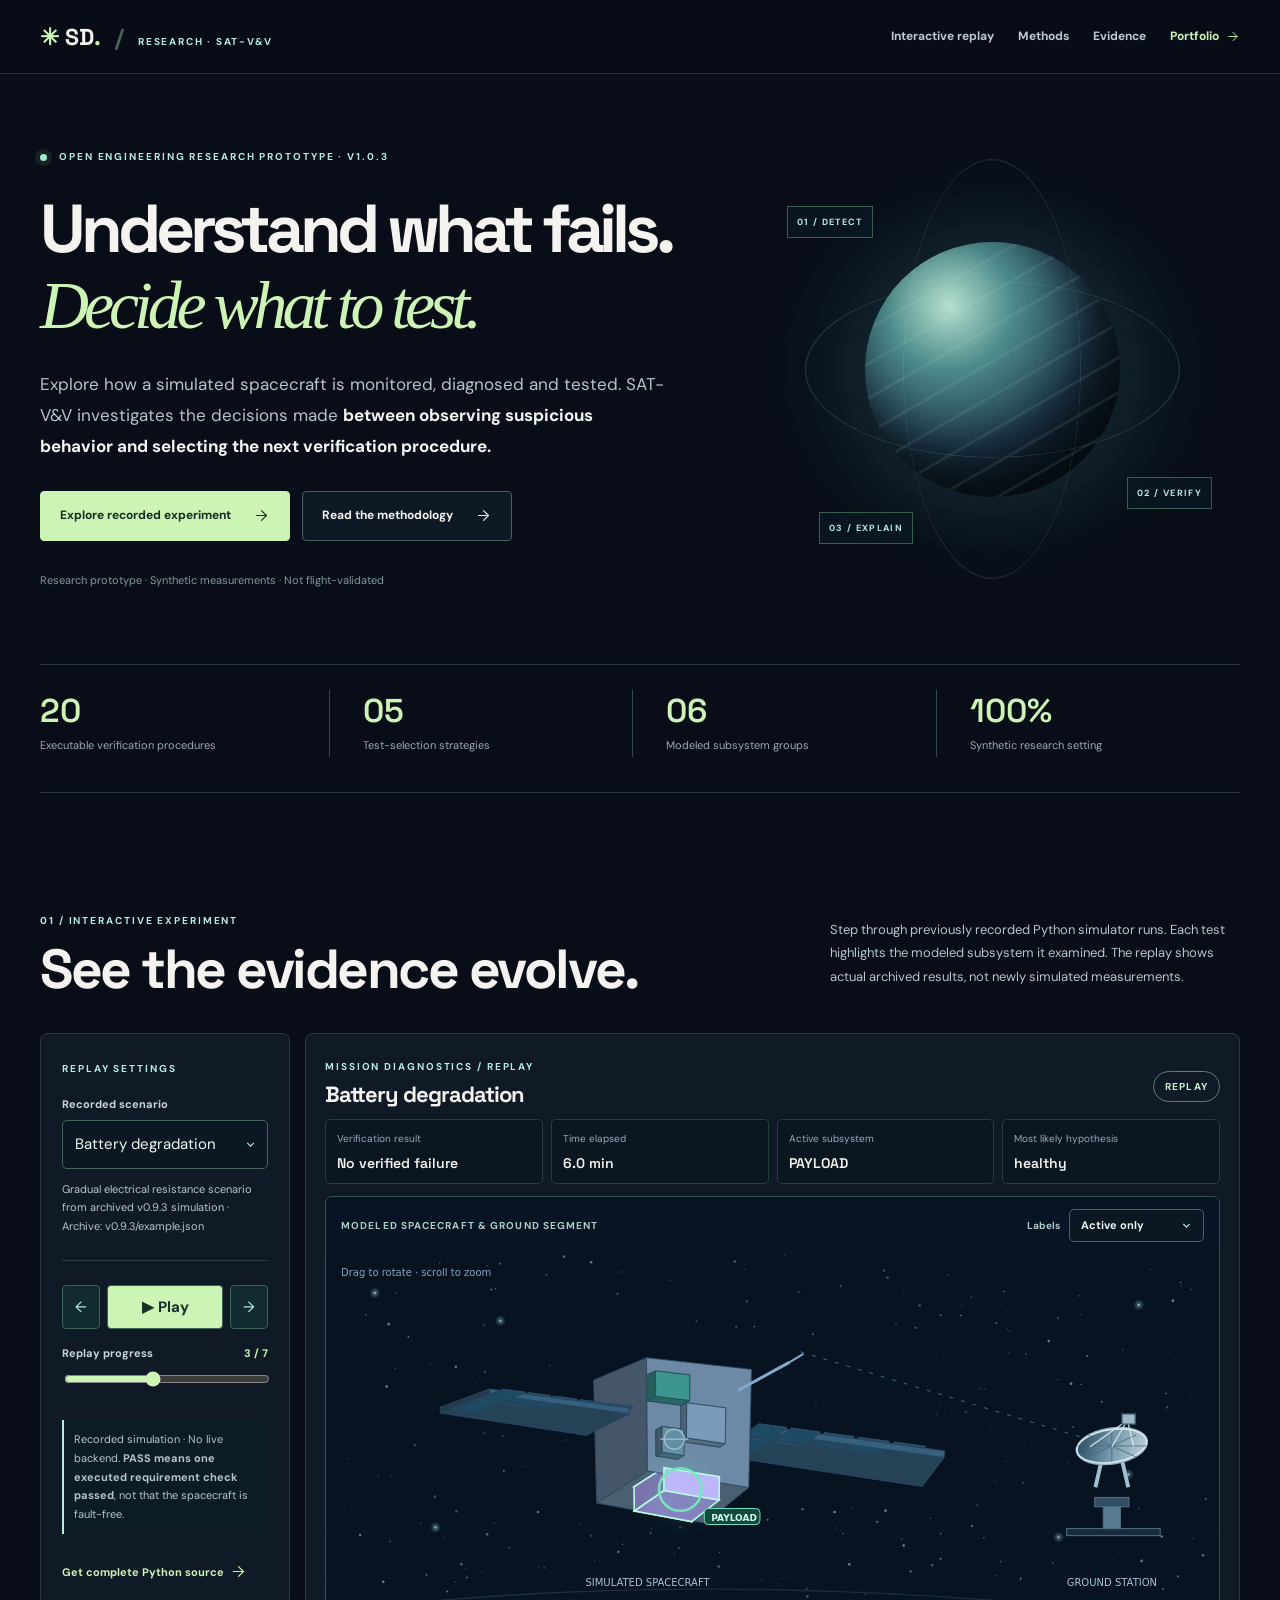
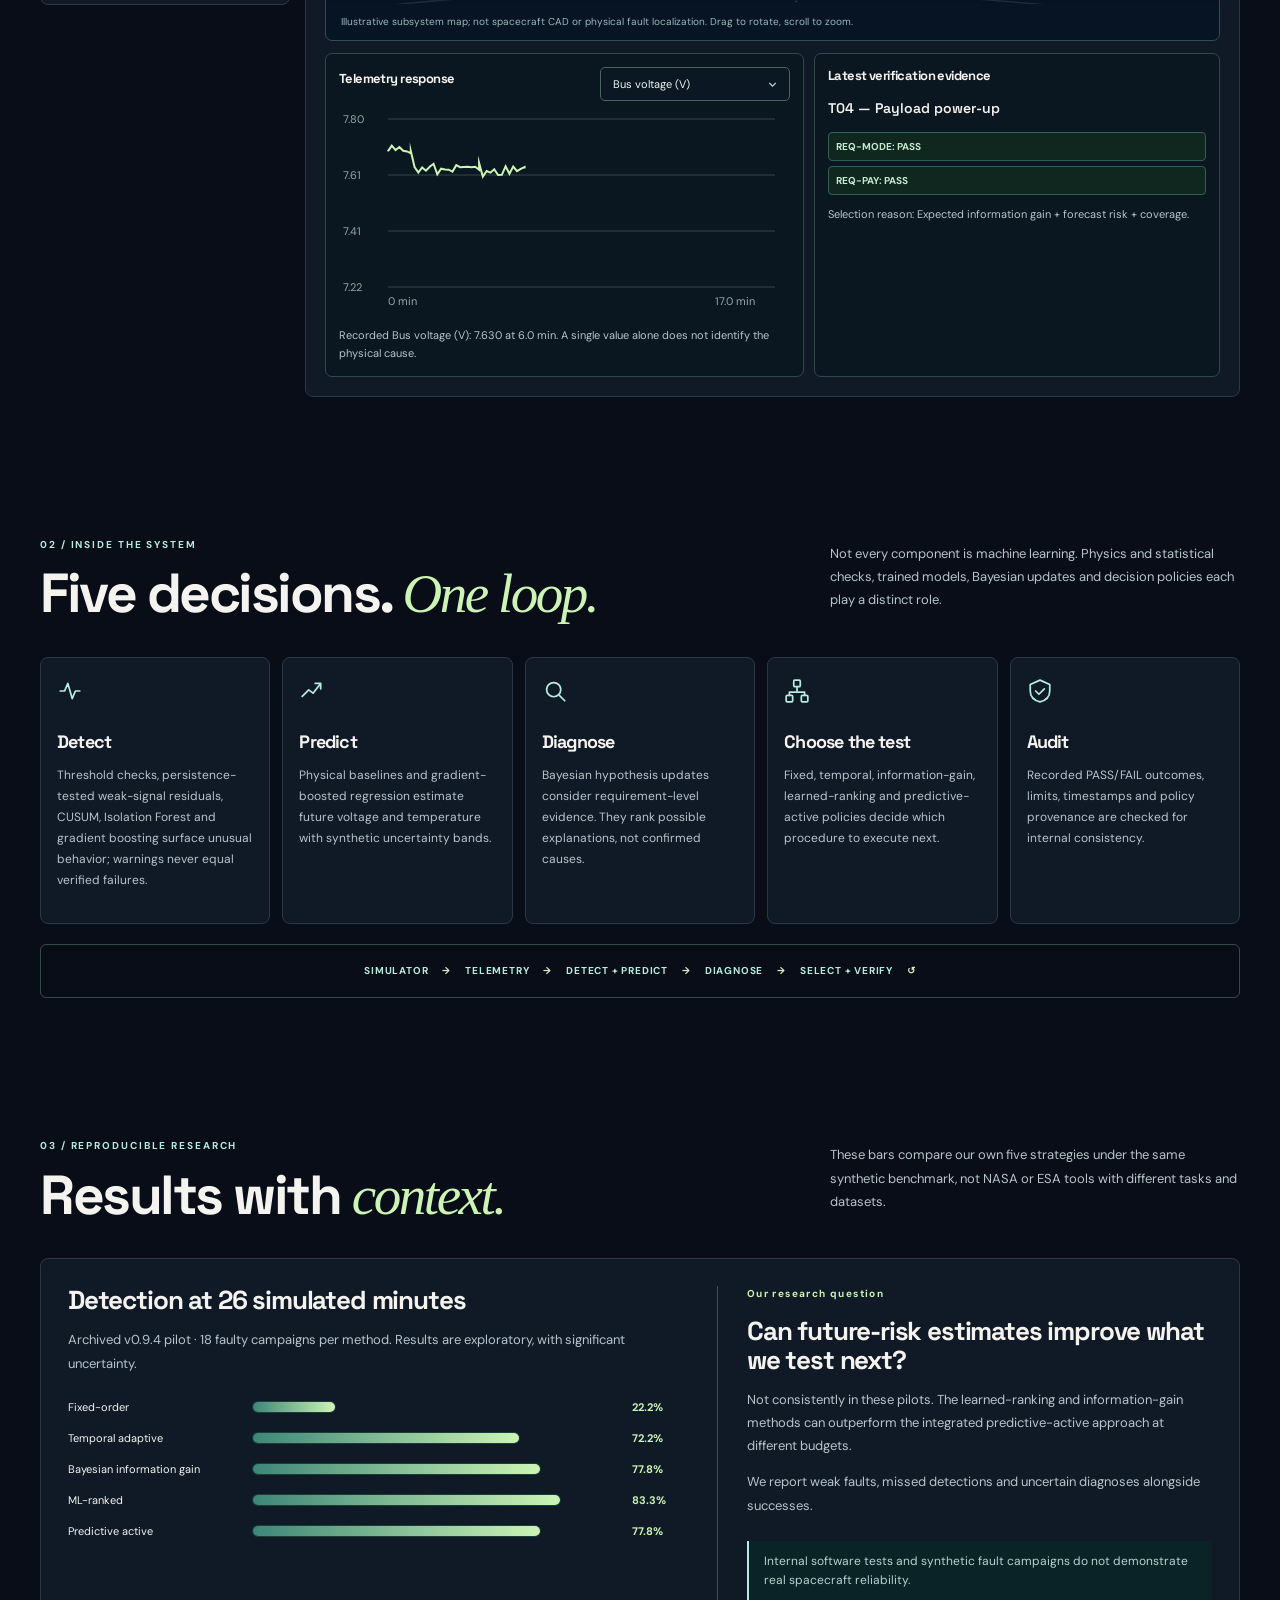
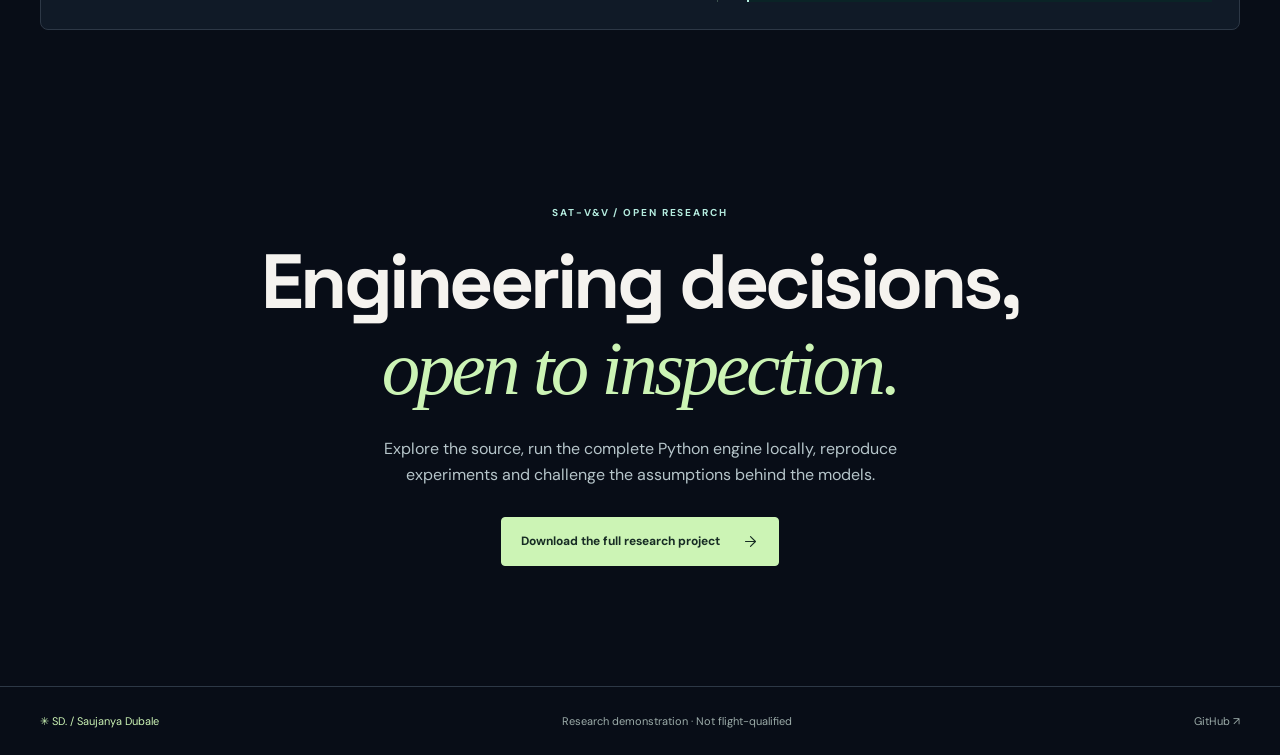
<file: github-pages/satvv/index.html>
<!doctype html><html lang="en"><head><meta charset="utf-8"><meta name="viewport" content="width=device-width,initial-scale=1"><meta name="theme-color" content="#080d17"><meta name="description" content="SAT-V&V is a research prototype for predictive spacecraft verification, fault diagnosis, and evidence-based test selection."><title>SAT-V&V · Spacecraft Verification Research | Saujanya Dubale</title><link rel="preconnect" href="https://fonts.googleapis.com"><link rel="preconnect" href="https://fonts.gstatic.com" crossorigin><link href="https://fonts.googleapis.com/css2?family=DM+Sans:wght@400;500;600;700&family=Space+Grotesk:wght@400;500;600;700&display=swap" rel="stylesheet"><link rel="stylesheet" href="./site.css"></head><body>
<svg class="icon-library" aria-hidden="true" xmlns="http://www.w3.org/2000/svg"><symbol id="i-arrow" viewBox="0 0 24 24"><path d="M5 12h14m-7-7 7 7-7 7"/></symbol><symbol id="i-activity" viewBox="0 0 24 24"><path d="M3 12h4l3-7 4 14 3-7h4"/></symbol><symbol id="i-trend" viewBox="0 0 24 24"><path d="m3 17 6-6 4 3 7-9m-5 0h5v5"/></symbol><symbol id="i-search" viewBox="0 0 24 24"><circle cx="10.8" cy="10.8" r="6.5"/><path d="m16 16 5 5"/></symbol><symbol id="i-check" viewBox="0 0 24 24"><path d="m4 12 5 5L20 6"/></symbol><symbol id="i-network" viewBox="0 0 24 24"><rect x="9" y="2" width="6" height="6" rx="1"/><rect x="2" y="16" width="6" height="6" rx="1"/><rect x="16" y="16" width="6" height="6" rx="1"/><path d="M12 8v5H5v3m7-3h7v3"/></symbol><symbol id="i-shield" viewBox="0 0 24 24"><path d="m12 2 9 4v6c0 5-3.5 8.7-9 10-5.5-1.3-9-5-9-10V6z"/><path d="m8 12 3 3 5-5"/></symbol></svg>
<header class="topbar"><a class="brand" href="https://saujanyadubale.github.io/"><span class="brand-star">✳</span> SD<span class="brand-dot">.</span><span class="divider">/</span><span class="brand-extra">RESEARCH · SAT-V&V</span></a><nav aria-label="SAT-V&V sections"><a href="#lab">Interactive replay</a><a href="#methods">Methods</a><a href="#evidence">Evidence</a><a class="nav-back" href="https://saujanyadubale.github.io/#work">Portfolio <svg><use href="#i-arrow"/></svg></a></nav></header>
<main>
<section class="hero" aria-labelledby="heroTitle"><div class="hero-copy"><div class="eyebrow"><span class="small-light"></span> OPEN ENGINEERING RESEARCH PROTOTYPE · V1.0.3</div><h1 id="heroTitle">Understand what fails.<br><em>Decide what to test.</em></h1><p>Explore how a simulated spacecraft is monitored, diagnosed and tested. SAT-V&V investigates the decisions made <strong>between observing suspicious behavior and selecting the next verification procedure.</strong></p><div class="hero-actions"><a class="button primary" href="#lab">Explore recorded experiment <svg><use href="#i-arrow"/></svg></a><a class="button outline" href="#methods">Read the methodology <svg><use href="#i-arrow"/></svg></a></div><div class="hero-footnote">Research prototype · Synthetic measurements · Not flight-validated</div></div><div class="hero-aside"><div class="orbit orbit-a"></div><div class="orbit orbit-b"></div><div class="planet"></div><div class="planet-core"></div><div class="orbital-label lab-a">01 / DETECT</div><div class="orbital-label lab-b">02 / VERIFY</div><div class="orbital-label lab-c">03 / EXPLAIN</div></div></section>
<section class="metrics" aria-label="Research scope"><div><strong>20</strong><span>Executable verification procedures</span></div><div><strong>05</strong><span>Test-selection strategies</span></div><div><strong>06</strong><span>Modeled subsystem groups</span></div><div><strong>100%</strong><span>Synthetic research setting</span></div></section>
<section class="section lab" id="lab"><div class="section-head"><div><p class="kicker">01 / INTERACTIVE EXPERIMENT</p><h2>See the evidence evolve.</h2></div><p>Step through previously recorded Python simulator runs. Each test highlights the modeled subsystem it examined. The replay shows actual archived results, not newly simulated measurements.</p></div>
<div class="demo"><aside class="demo-controls"><span class="smallcaps">REPLAY SETTINGS</span><label for="caseSelect">Recorded scenario</label><select id="caseSelect"><option value="battery">Gradual battery degradation</option><option value="healthy">Healthy spacecraft control</option></select><p class="case-description" id="caseDesc">Loading an archived experiment…</p><hr><div class="step-controls"><button id="back" type="button" aria-label="Previous test">←</button><button id="play" type="button">▶ Play</button><button id="forward" type="button" aria-label="Next test">→</button></div><label class="range-head" for="timeline">Replay progress <strong id="stepLabel">0 / 0</strong></label><input type="range" id="timeline" min="0" max="0" value="0"><p class="note">Recorded simulation · No live backend. <strong>PASS means one executed requirement check passed</strong>, not that the spacecraft is fault-free.</p><a class="download" href="./SATVV_FULL_SOURCE.zip" download>Get complete Python source <svg><use href="#i-arrow"/></svg></a></aside>
<div class="demo-main"><div class="demo-title"><div><span class="smallcaps">MISSION DIAGNOSTICS / REPLAY</span><h3 id="demoTitle">Loading experiment…</h3></div><span class="status" id="status">PREPARING</span></div><div class="live-cards"><div><span>Verification result</span><b id="verified">—</b></div><div><span>Time elapsed</span><b id="elapsed">—</b></div><div><span>Active subsystem</span><b id="subsystem">—</b></div><div><span>Most likely hypothesis</span><b id="hypothesis">—</b></div></div><div class="scene"><div class="scene-top"><span>MODELED SPACECRAFT & GROUND SEGMENT</span><label>Labels <select id="missionLabelMode"><option value="focus" selected>Active only</option><option value="all">All</option><option value="none">Off</option></select></label></div><div class="scene-wrap"><canvas id="missionCanvas" role="img" aria-label="Rotatable simulated spacecraft and ground station" height="370"></canvas></div><span class="scene-caption">Illustrative subsystem map; not spacecraft CAD or physical fault localization. Drag to rotate, scroll to zoom.</span></div><div class="evidence-row"><div class="chart"><div class="chart-top"><h4>Telemetry response</h4><select id="signal"><option value="bus_voltage_v">Bus voltage (V)</option><option value="temperature_c">Temperature (°C)</option><option value="bus_current_a">Bus current (A)</option><option value="battery_soc_pct">Battery charge (%)</option></select></div><canvas id="dataChart" height="215" aria-label="Recorded spacecraft telemetry"></canvas><p class="chart-caption" id="chartExplain"></p></div><div class="evidence"><h4>Latest verification evidence</h4><div class="test-label" id="testName">Select a test to begin.</div><div id="checkList"></div><p class="evidence-note" id="testReason">Test decisions use observed telemetry and previous test evidence.</p></div></div></div></div></section>
<section class="section" id="methods"><div class="section-head"><div><p class="kicker">02 / INSIDE THE SYSTEM</p><h2>Five decisions. <em>One loop.</em></h2></div><p>Not every component is machine learning. Physics and statistical checks, trained models, Bayesian updates and decision policies each play a distinct role.</p></div><div class="method-grid"><article><svg><use href="#i-activity"/></svg><h3>Detect</h3><p>Threshold checks, persistence-tested weak-signal residuals, CUSUM, Isolation Forest and gradient boosting surface unusual behavior; warnings never equal verified failures.</p></article><article><svg><use href="#i-trend"/></svg><h3>Predict</h3><p>Physical baselines and gradient-boosted regression estimate future voltage and temperature with synthetic uncertainty bands.</p></article><article><svg><use href="#i-search"/></svg><h3>Diagnose</h3><p>Bayesian hypothesis updates consider requirement-level evidence. They rank possible explanations, not confirmed causes.</p></article><article><svg><use href="#i-network"/></svg><h3>Choose the test</h3><p>Fixed, temporal, information-gain, learned-ranking and predictive-active policies decide which procedure to execute next.</p></article><article><svg><use href="#i-shield"/></svg><h3>Audit</h3><p>Recorded PASS/FAIL outcomes, limits, timestamps and policy provenance are checked for internal consistency.</p></article></div><div class="flow-line"><span>SIMULATOR</span> <b>→</b> <span>TELEMETRY</span> <b>→</b> <span>DETECT + PREDICT</span> <b>→</b> <span>DIAGNOSE</span> <b>→</b> <span>SELECT + VERIFY</span> <b>↺</b></div></section>
<section class="section evidence-section" id="evidence"><div class="section-head"><div><p class="kicker">03 / REPRODUCIBLE RESEARCH</p><h2>Results with <em>context.</em></h2></div><p>These bars compare our own five strategies under the same synthetic benchmark, not NASA or ESA tools with different tasks and datasets.</p></div><div class="bench"><div class="benchmark-left"><h3>Detection at 26 simulated minutes</h3><p>Archived v0.9.4 pilot · 18 faulty campaigns per method. Results are exploratory, with significant uncertainty.</p><div class="barstack"><div><span>Fixed-order</span><i style="--w:22.2%"></i><b>22.2%</b></div><div><span>Temporal adaptive</span><i style="--w:72.2%"></i><b>72.2%</b></div><div><span>Bayesian information gain</span><i style="--w:77.8%"></i><b>77.8%</b></div><div><span>ML-ranked</span><i style="--w:83.3%"></i><b>83.3%</b></div><div><span>Predictive active</span><i style="--w:77.8%"></i><b>77.8%</b></div></div></div><div class="benchmark-right"><div class="statement">Our research question</div><h3>Can future-risk estimates improve what we test next?</h3><p>Not consistently in these pilots. The learned-ranking and information-gain methods can outperform the integrated predictive-active approach at different budgets.</p><p>We report weak faults, missed detections and uncertain diagnoses alongside successes.</p><div class="limit">Internal software tests and synthetic fault campaigns do not demonstrate real spacecraft reliability.</div></div></div></section>
<section class="section closing"><p class="kicker">SAT-V&V / OPEN RESEARCH</p><h2>Engineering decisions,<br><em>open to inspection.</em></h2><p>Explore the source, run the complete Python engine locally, reproduce experiments and challenge the assumptions behind the models.</p><a class="button primary" href="./SATVV_FULL_SOURCE.zip" download>Download the full research project <svg><use href="#i-arrow"/></svg></a></section></main><footer><a href="https://saujanyadubale.github.io/">✳ SD. / Saujanya Dubale</a><span>Research demonstration · Not flight-qualified</span><a href="https://github.com/saujanyadubale">GitHub ↗</a></footer>
<script src="./mission3d.js"></script><script src="./app.js" defer></script></body></html>
</file>
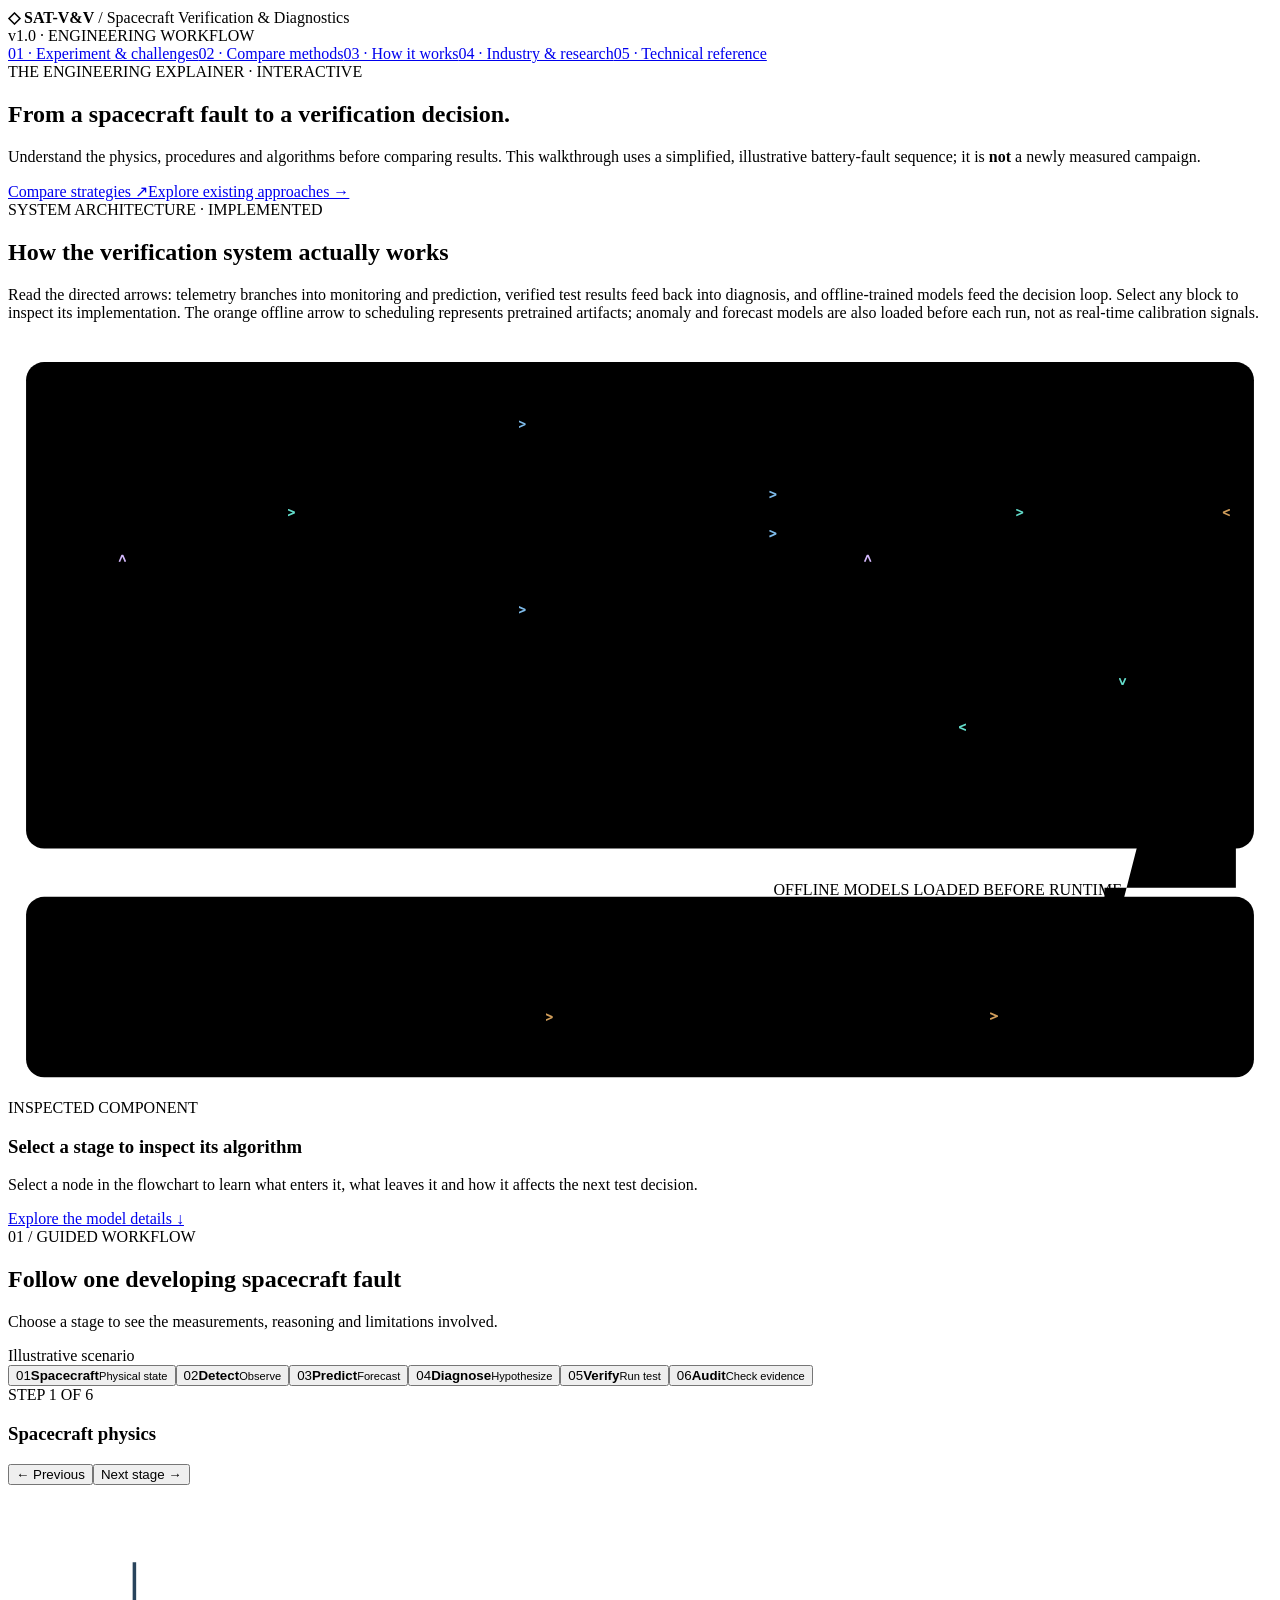
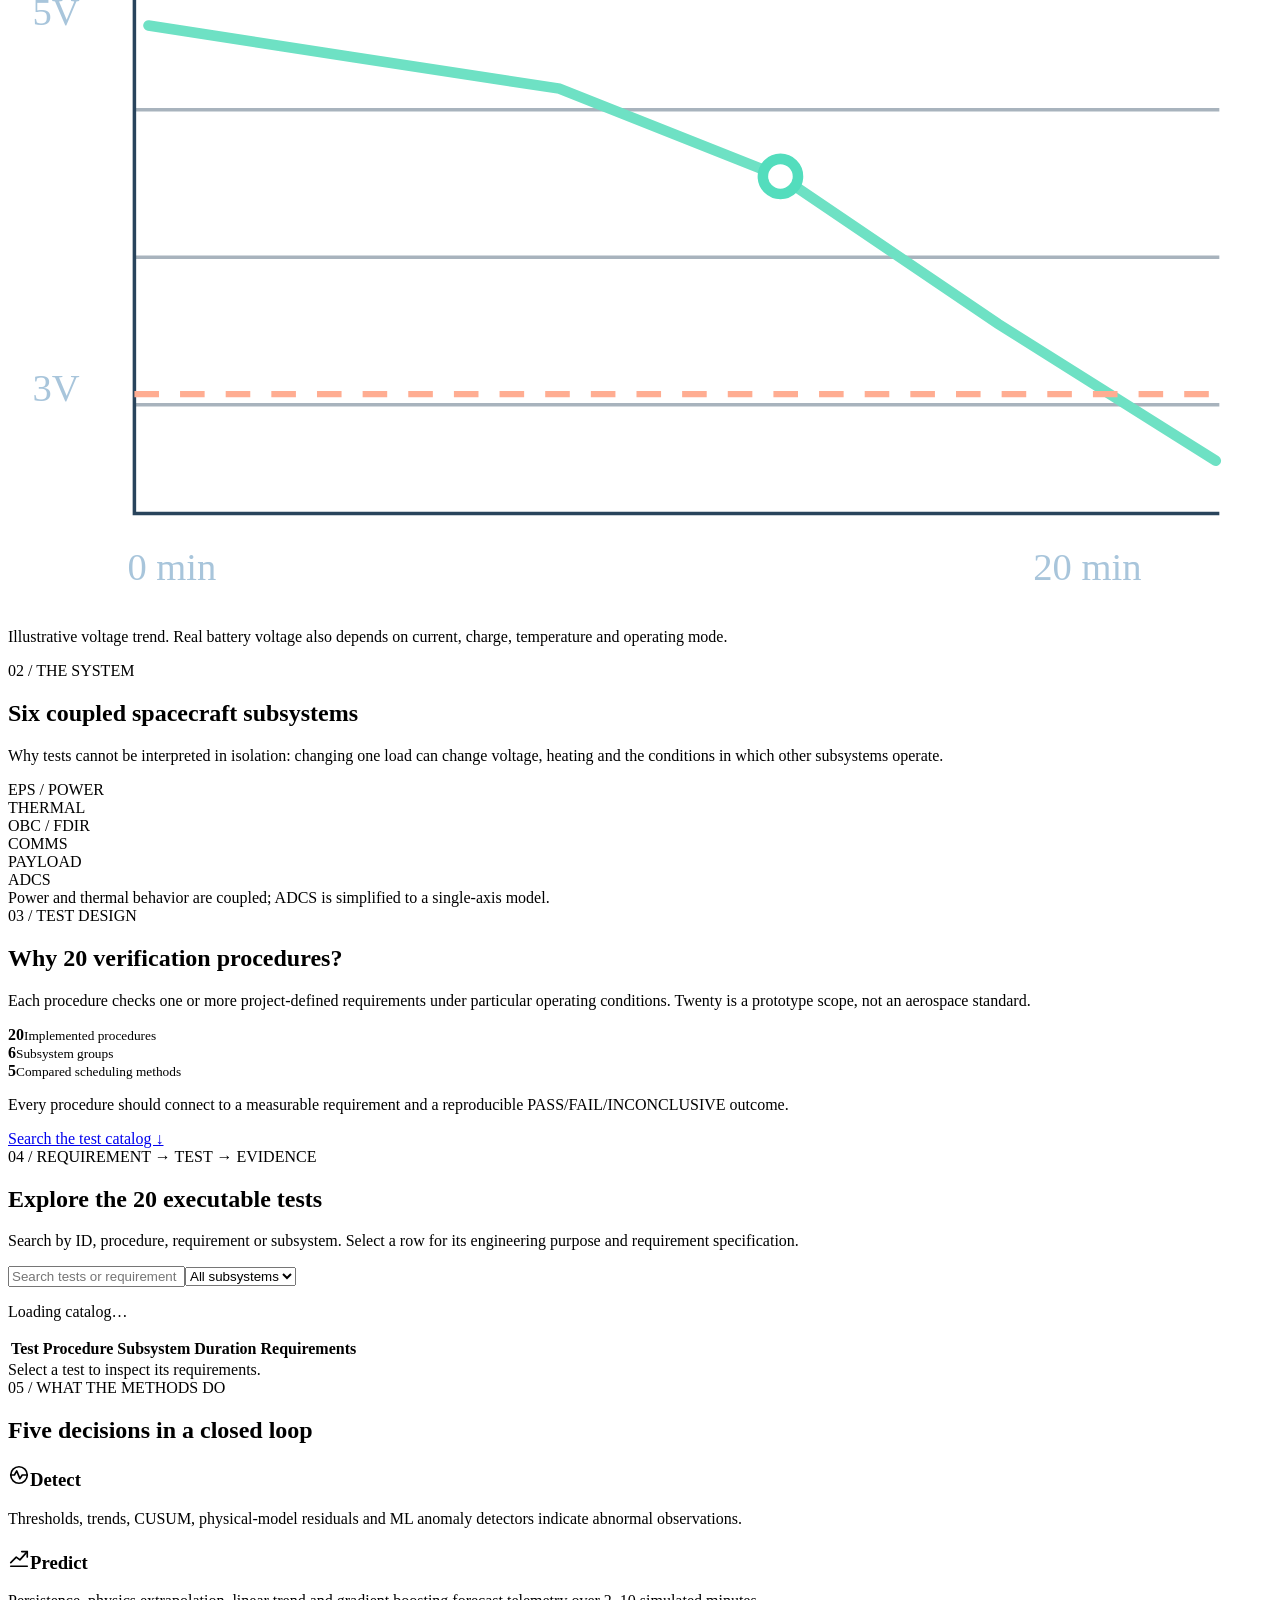
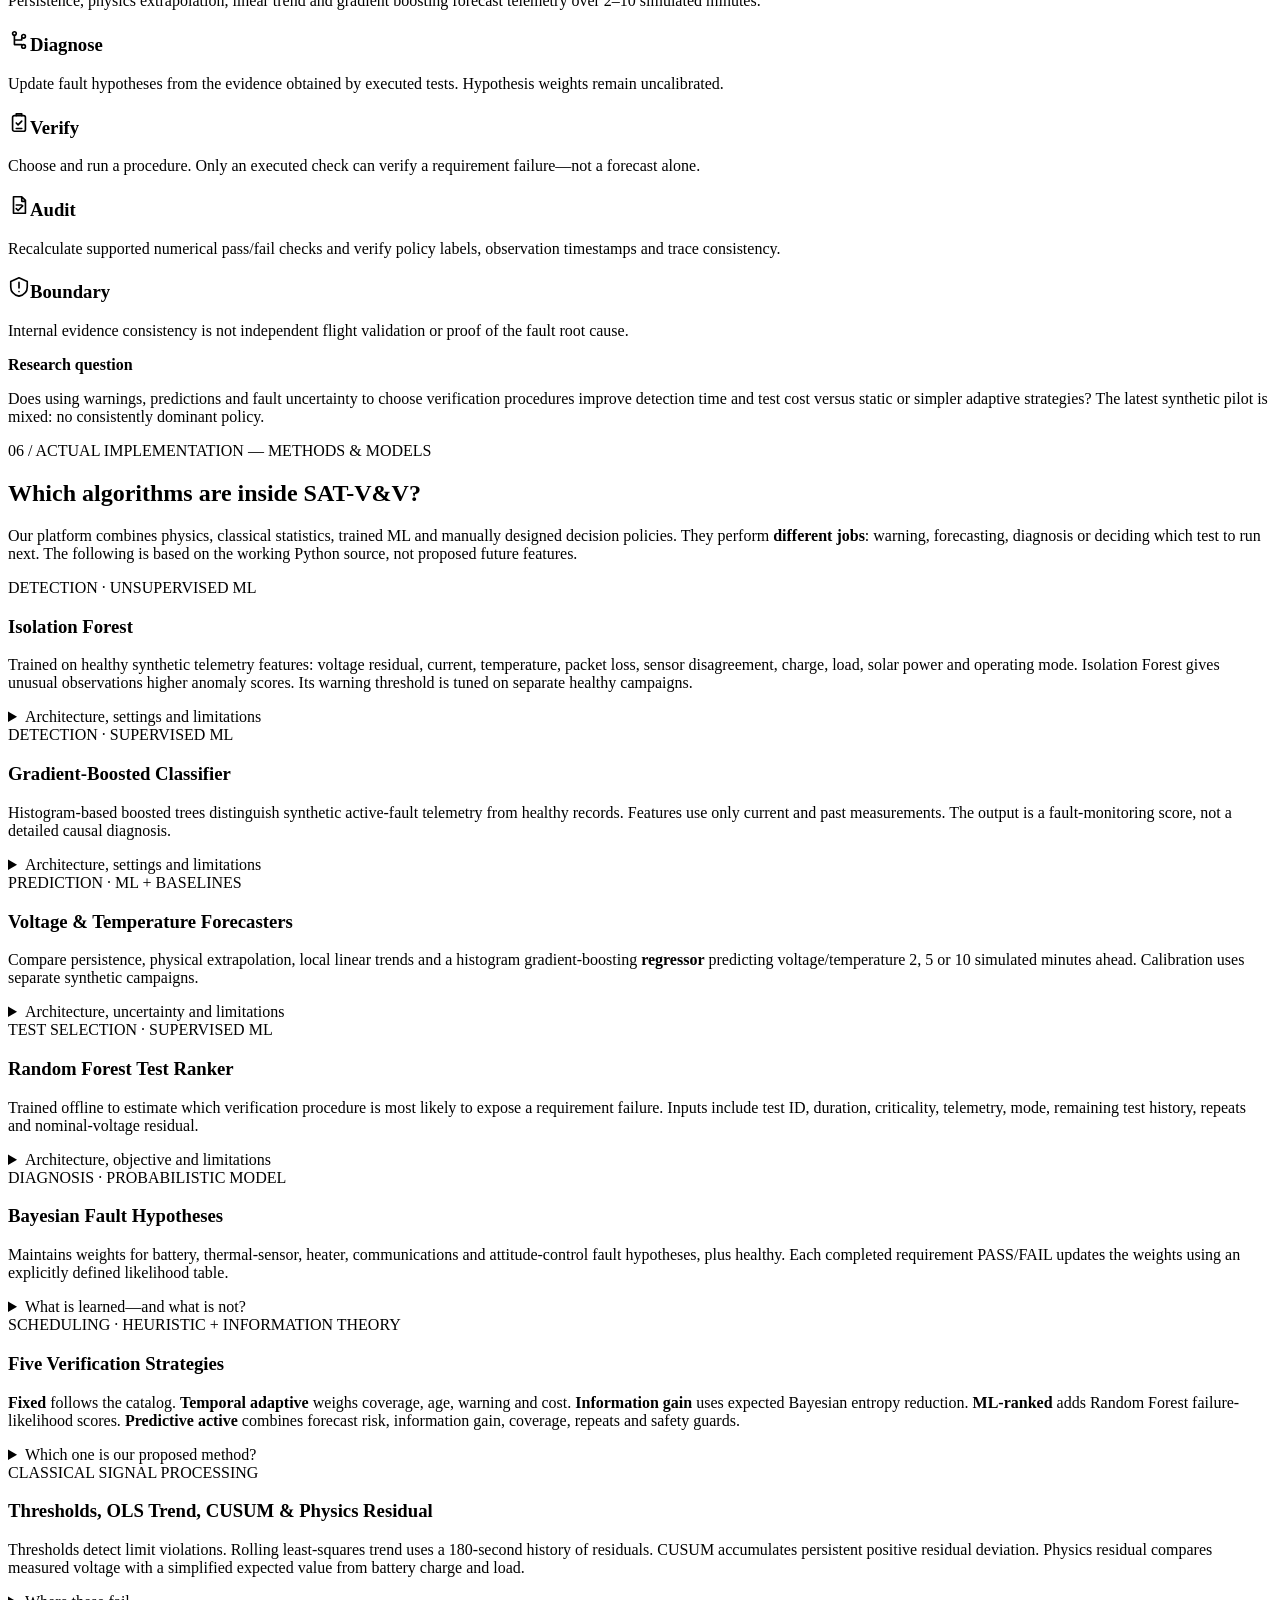
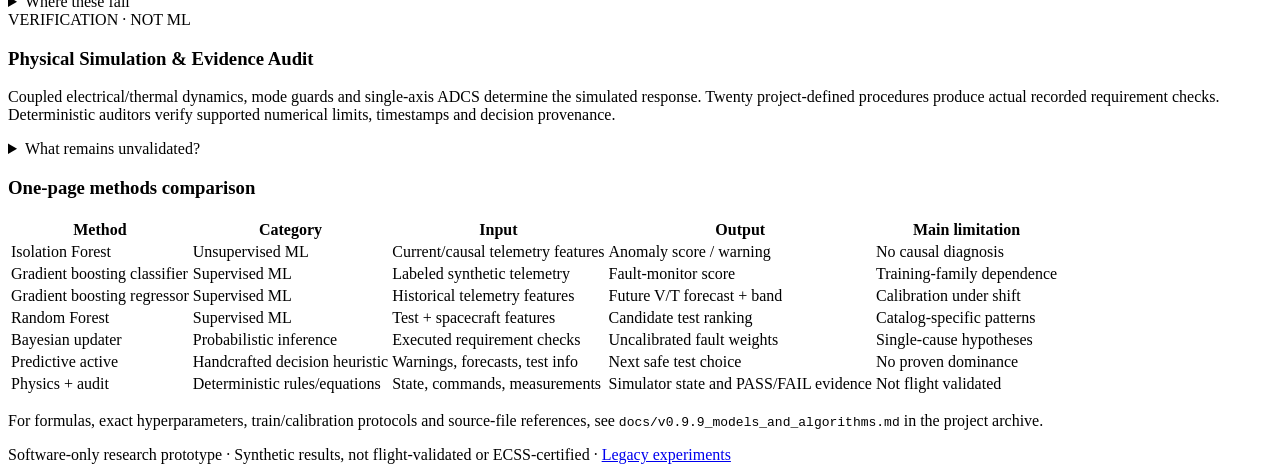
<file: results/v1.0/methods_fixture.html>
<!doctype html><html lang="en"><head><meta charset="utf-8"><meta name="viewport" content="width=device-width,initial-scale=1"><meta name="description" content="An interactive spacecraft verification research laboratory, methods and comparison with established approaches."><link rel="stylesheet" href="file:///mnt/data/SAT-VV-v1.0/web/style.css"><title>How It Works | SAT-V&V</title></head><body><header><div><strong class="logo">◇ SAT-V&V</strong> <span class="muted">/ Spacecraft Verification & Diagnostics</span></div><span class="muted mono">v1.0 · ENGINEERING WORKFLOW</span></header><main><nav class="research-nav" aria-label="Main navigation"><a href="/">01 · Experiment & challenges</a><a href="/#compare-workspace">02 · Compare methods</a><a href="/how-it-works" aria-current="page">03 · How it works</a><a href="/industry">04 · Industry & research</a><a href="/reference">05 · Technical reference</a></nav><section class="research-hero"><div class="kicker">THE ENGINEERING EXPLAINER · INTERACTIVE</div><h1>From a spacecraft fault to a verification decision.</h1><p>Understand the physics, procedures and algorithms before comparing results. This walkthrough uses a simplified, illustrative battery-fault sequence; it is <strong>not</strong> a newly measured campaign.</p><div class="hero-actions"><a class="action" href="/#compare-workspace">Compare strategies ↗</a><a class="outline" href="/industry">Explore existing approaches →</a></div></section><section class="card beta-architecture" id="system-architecture" aria-label="How data and test decisions flow through SAT-V&V">
<div class="section-top"><div><span class="eyebrow">SYSTEM ARCHITECTURE · IMPLEMENTED</span><h2>How the verification system actually works</h2><p>Read the directed arrows: telemetry branches into monitoring and prediction, verified test results feed back into diagnosis, and offline-trained models feed the decision loop. Select any block to inspect its implementation. The orange offline arrow to scheduling represents pretrained artifacts; anomaly and forecast models are also loaded before each run, not as real-time calibration signals.</p></div></div>
<div class="architecture-graph" role="region" aria-label="Directed graph showing telemetry branching to detection and prediction, test execution and feedback, and offline machine learning">
<svg class="architecture-svg" viewBox="0 0 1260 755" xmlns="http://www.w3.org/2000/svg" role="img" aria-label="SAT-V&amp;V directed flowchart with runtime feedback and separately trained models">
<defs>
 <marker id="arr-normal" markerWidth="8" markerHeight="8" refX="7" refY="4" orient="auto"><path d="M0 1 L7 4 L0 7" fill="none" stroke="#63dcca" stroke-width="1.65"/></marker>
 <marker id="arr-ml" markerWidth="8" markerHeight="8" refX="7" refY="4" orient="auto"><path d="M0 1 L7 4 L0 7" fill="none" stroke="#7ebbea" stroke-width="1.65"/></marker>
 <marker id="arr-feedback" markerWidth="8" markerHeight="8" refX="7" refY="4" orient="auto"><path d="M0 1 L7 4 L0 7" fill="none" stroke="#d2b7fa" stroke-width="1.65"/></marker>
 <marker id="arr-offline" markerWidth="8" markerHeight="8" refX="7" refY="4" orient="auto"><path d="M0 1 L7 4 L0 7" fill="none" stroke="#d09d5a" stroke-width="1.65"/></marker>
</defs>
<rect class="arch-lane-frame" x="18" y="24" width="1224" height="485" rx="18"/><text x="37" y="49" class="arch-lane-title">LIVE CAMPAIGN · RUNTIME / CAUSAL EVIDENCE</text>
<rect class="arch-lane-frame arch-lane-offline" x="18" y="557" width="1224" height="180" rx="18"/><text x="37" y="582" class="arch-lane-title">OFFLINE LEARNING · TRAINING / CALIBRATION BEFORE EXPERIMENTS</text>
<path class="arch-edge normal" d="M231 174 H286" marker-end="url(#arr-normal)" />
<path class="arch-edge ml" d="M462 156 C494 156 490 86 516 86" marker-end="url(#arr-ml)" />
<path class="arch-edge ml" d="M462 190 C496 190 490 271 516 271" marker-end="url(#arr-ml)" />
<path class="arch-edge ml" d="M697 86 C738 86 724 156 766 156" marker-end="url(#arr-ml)" />
<path class="arch-edge ml" d="M697 271 C738 271 724 195 766 195" marker-end="url(#arr-ml)" />
<path class="arch-edge normal" d="M948 174 H1012" marker-end="url(#arr-normal)" />
<path class="arch-edge normal" d="M1111 216 V346" marker-end="url(#arr-normal)" />
<path class="arch-edge normal" d="M1012 388 H948" marker-end="url(#arr-normal)" />
<path class="arch-edge feedback" d="M766 389 H138 Q114 389 114 365 V216" marker-end="url(#arr-feedback)" />
<path class="arch-edge feedback" d="M857 346 V260 H857 V216" marker-end="url(#arr-feedback)" />
<path class="arch-edge offline" d="M488 677 H543" marker-end="url(#arr-offline)" />
<path class="arch-edge offline" d="M1093 634 V548 H1224 V174 H1211" marker-end="url(#arr-offline)" />


<text class="arch-edge-label" x="152" y="361">Feedback loop · NEXT CYCLE</text>
<text class="arch-edge-label" x="871" y="332">NEW RESULTS</text>
<text class="arch-edge-label" x="763" y="555">OFFLINE MODELS LOADED BEFORE RUNTIME</text>
<g class="arch-node arch-physical" data-architecture="physics" role="button" tabindex="0" aria-label="Inspect Spacecraft simulator">
    <rect x="55" y="132" width="176" height="84" rx="11" />
    <text class="arch-node-kicker" x="70" y="154">01 · DYNAMICS</text>
    <text class="arch-node-title" x="70" y="177">Spacecraft simulator</text>
    <text class="arch-node-sub" x="70" y="198">EPS · Thermal · ADCS</text>
    </g><g class="arch-node arch-physical" data-architecture="sensors" role="button" tabindex="0" aria-label="Inspect Telemetry">
    <rect x="286" y="132" width="176" height="84" rx="11" />
    <text class="arch-node-kicker" x="301" y="154">02 · OBSERVE</text>
    <text class="arch-node-title" x="301" y="177">Telemetry</text>
    <text class="arch-node-sub" x="301" y="198">Time-stamped samples</text>
    </g><g class="arch-node arch-ml" data-architecture="detect" role="button" tabindex="0" aria-label="Inspect Anomaly monitors">
    <rect x="516" y="44" width="181" height="84" rx="11" />
    <text class="arch-node-kicker" x="531" y="66">03 · DETECT</text>
    <text class="arch-node-title" x="531" y="89">Anomaly monitors</text>
    <text class="arch-node-sub" x="531" y="110">Rules + trained models</text>
    </g><g class="arch-node arch-ml" data-architecture="predict" role="button" tabindex="0" aria-label="Inspect Forecast risk">
    <rect x="516" y="229" width="181" height="84" rx="11" />
    <text class="arch-node-kicker" x="531" y="251">04 · FORECAST</text>
    <text class="arch-node-title" x="531" y="274">Forecast risk</text>
    <text class="arch-node-sub" x="531" y="295">Physics + ML intervals</text>
    </g><g class="arch-node arch-prob" data-architecture="diagnose" role="button" tabindex="0" aria-label="Inspect Fault hypotheses">
    <rect x="766" y="132" width="182" height="84" rx="11" />
    <text class="arch-node-kicker" x="781" y="154">05 · DIAGNOSE</text>
    <text class="arch-node-title" x="781" y="177">Fault hypotheses</text>
    <text class="arch-node-sub" x="781" y="198">Bayesian evidence update</text>
    </g><g class="arch-node arch-decide" data-architecture="choose" role="button" tabindex="0" aria-label="Inspect Choose next test">
    <rect x="1012" y="132" width="199" height="84" rx="11" />
    <text class="arch-node-kicker" x="1027" y="154">06 · SCHEDULE</text>
    <text class="arch-node-title" x="1027" y="177">Choose next test</text>
    <text class="arch-node-sub" x="1027" y="198">Five decision policies</text>
    </g><g class="arch-node arch-physical" data-architecture="execute" role="button" tabindex="0" aria-label="Inspect Run test">
    <rect x="1012" y="346" width="199" height="84" rx="11" />
    <text class="arch-node-kicker" x="1027" y="368">07 · VERIFY</text>
    <text class="arch-node-title" x="1027" y="391">Run test</text>
    <text class="arch-node-sub" x="1027" y="412">Actual PASS / FAIL evidence</text>
    </g><g class="arch-node arch-audit" data-architecture="audit" role="button" tabindex="0" aria-label="Inspect Evidence check">
    <rect x="766" y="346" width="182" height="84" rx="11" />
    <text class="arch-node-kicker" x="781" y="368">08 · AUDIT</text>
    <text class="arch-node-title" x="781" y="391">Evidence check</text>
    <text class="arch-node-sub" x="781" y="412">Thresholds · provenance</text>
    </g><g class="arch-node arch-ml" data-architecture="train" role="button" tabindex="0" aria-label="Inspect Training campaigns">
    <rect x="286" y="634" width="202" height="85" rx="11" />
    <text class="arch-node-kicker" x="301" y="656">OFFLINE A</text>
    <text class="arch-node-title" x="301" y="679">Training campaigns</text>
    <text class="arch-node-sub" x="301" y="700">Isolation Forest · GB · RF</text>
    </g><g class="arch-node arch-prob" data-architecture="calibrate" role="button" tabindex="0" aria-label="Inspect Calibration splits">
    <rect x="543" y="634" width="202" height="85" rx="11" />
    <text class="arch-node-kicker" x="558" y="656">OFFLINE B</text>
    <text class="arch-node-title" x="558" y="679">Calibration splits</text>
    <text class="arch-node-sub" x="558" y="700">Monitor &amp; forecast bounds</text>
    </g>
<g class="arch-static" aria-label="trained artifacts"><rect x="986" y="634" width="215" height="85" rx="11"/><text x="1000" y="657" class="arch-node-kicker">PRETRAINED · READ ONLY</text><text x="1000" y="678" class="arch-node-title">Model artifacts</text><text x="1000" y="698" class="arch-node-sub">Injected into monitor / scheduler</text></g>
<path class="arch-edge offline" d="M745 676 H986" marker-end="url(#arr-offline)"/>
</svg></div><div class="architecture-detail"><span class="eyebrow">INSPECTED COMPONENT</span><h3 id="architecture-title">Select a stage to inspect its algorithm</h3><p id="architecture-detail">Select a node in the flowchart to learn what enters it, what leaves it and how it affects the next test decision.</p><a class="architecture-method-link" href="#model-guide">Explore the model details ↓</a></div>
</section><section class="card"><div class="section-top"><div><span class="eyebrow">01 / GUIDED WORKFLOW</span><h2>Follow one developing spacecraft fault</h2><p>Choose a stage to see the measurements, reasoning and limitations involved.</p></div><span class="pill">Illustrative scenario</span></div><div class="journey" role="tablist" aria-label="Verification workflow"><button role="tab" aria-selected="true" class="journey-step selected" data-step="0"><span class="step-index">01</span><b>Spacecraft</b><small>Physical state</small></button><button role="tab" aria-selected="false" class="journey-step " data-step="1"><span class="step-index">02</span><b>Detect</b><small>Observe</small></button><button role="tab" aria-selected="false" class="journey-step " data-step="2"><span class="step-index">03</span><b>Predict</b><small>Forecast</small></button><button role="tab" aria-selected="false" class="journey-step " data-step="3"><span class="step-index">04</span><b>Diagnose</b><small>Hypothesize</small></button><button role="tab" aria-selected="false" class="journey-step " data-step="4"><span class="step-index">05</span><b>Verify</b><small>Run test</small></button><button role="tab" aria-selected="false" class="journey-step " data-step="5"><span class="step-index">06</span><b>Audit</b><small>Check evidence</small></button></div><div class="journey-body"><div><div id="walk-stage" class="eyebrow">STEP 1 OF 6</div><h3 id="walk-title">Spacecraft physics</h3><p id="walk-description"></p><div class="journey-metric" id="walk-metric"></div><div class="help" id="walk-warning"></div><div class="journey-actions"><button class="outline" id="walk-back">← Previous</button><button class="primary" id="walk-next">Next stage →</button></div></div><div class="journey-art"><svg viewBox="0 0 360 206" role="img" aria-label="Illustrative voltage trace with a developing fault and voltage safety limit" preserveAspectRatio="xMidYMid meet"><g stroke="#29445c" stroke-width="1"><path d="M36 22V179H345" fill="none"/><path d="M36 64H345M36 106H345M36 148H345" opacity=".4"/></g><path d="M40 40L98 49L157 58L220 83L282 125L344 164" stroke="#6ee1c4" stroke-width="3" fill="none" stroke-linecap="round"/><path d="M36 145H345" stroke="#ffad92" stroke-width="1.8" stroke-dasharray="7,6"/><circle cx="220" cy="83" r="5" fill="#fff" stroke="#53ddbd" stroke-width="3"/><g fill="#a8c5db" font-size="11"><text x="7" y="40">5V</text><text x="7" y="147">3V</text><text x="34" y="198">0 min</text><text x="292" y="198">20 min</text></g></svg><p class="help">Illustrative voltage trend. Real battery voltage also depends on current, charge, temperature and operating mode.</p></div></div></section><section class="split-block"><div class="card"><span class="eyebrow">02 / THE SYSTEM</span><h2>Six coupled spacecraft subsystems</h2><p>Why tests cannot be interpreted in isolation: changing one load can change voltage, heating and the conditions in which other subsystems operate.</p><div class="system-web" aria-label="Subsystem connections"><div class="sys-head">EPS / POWER</div><div class="sys-row"><div>THERMAL</div><div>OBC / FDIR</div></div><div class="sys-row"><div>COMMS</div><div>PAYLOAD</div><div>ADCS</div></div><div class="sys-note">Power and thermal behavior are coupled; ADCS is simplified to a single-axis model.</div></div></div><div class="card"><span class="eyebrow">03 / TEST DESIGN</span><h2>Why 20 verification procedures?</h2><p>Each procedure checks one or more project-defined requirements under particular operating conditions. Twenty is a prototype scope, not an aerospace standard.</p><div class="stat-strip"><div><strong>20</strong><small>Implemented procedures</small></div><div><strong>6</strong><small>Subsystem groups</small></div><div><strong>5</strong><small>Compared scheduling methods</small></div></div><p>Every procedure should connect to a measurable requirement and a reproducible PASS/FAIL/INCONCLUSIVE outcome.</p><a href="#catalog-guide">Search the test catalog ↓</a></div></section><section class="card" id="catalog-guide"><div class="section-top"><div><span class="eyebrow">04 / REQUIREMENT → TEST → EVIDENCE</span><h2>Explore the 20 executable tests</h2><p>Search by ID, procedure, requirement or subsystem. Select a row for its engineering purpose and requirement specification.</p></div><div class="catalog-tools"><input id="catalog-search" aria-label="Search verification procedures" placeholder="Search tests or requirement IDs…"><select id="catalog-filter" aria-label="Filter subsystem"><option value="all">All subsystems</option><option>EPS</option><option>THERMAL</option><option>OBC</option><option>COMMS</option><option>PAYLOAD</option><option>ADCS</option></select></div></div><p class="help" id="catalog-count">Loading catalog…</p><div class="scroll"><table class="catalog-table"><thead><tr><th>Test</th><th>Procedure</th><th>Subsystem</th><th>Duration</th><th>Requirements</th></tr></thead><tbody id="catalog-rows"></tbody></table></div><div id="catalog-detail" class="detail-box" aria-live="polite">Select a test to inspect its requirements.</div></section><section class="card"><span class="eyebrow">05 / WHAT THE METHODS DO</span><h2>Five decisions in a closed loop</h2><div class="methodgrid explainer-grid"><article><h3 class="decision-title"><svg class="decision-icon" width="22" height="22" viewBox="0 0 24 24" role="img" aria-label="Detect icon" fill="none" stroke="currentColor" stroke-width="1.8" stroke-linecap="round" stroke-linejoin="round"><circle cx="12" cy="12" r="9"/><path d="M3 12h4l2.5-4.5L13 16l2.5-4H21"/></svg><span>Detect</span></h3><p>Thresholds, trends, CUSUM, physical-model residuals and ML anomaly detectors indicate abnormal observations.</p></article><article><h3 class="decision-title"><svg class="decision-icon" width="22" height="22" viewBox="0 0 24 24" role="img" aria-label="Predict icon" fill="none" stroke="currentColor" stroke-width="1.8" stroke-linecap="round" stroke-linejoin="round"><path d="M3 17l6-6 4 3 8-9"/><path d="M15 5h6v6"/><path d="M3 21h18"/></svg><span>Predict</span></h3><p>Persistence, physics extrapolation, linear trend and gradient boosting forecast telemetry over 2–10 simulated minutes.</p></article><article><h3 class="decision-title"><svg class="decision-icon" width="22" height="22" viewBox="0 0 24 24" role="img" aria-label="Diagnose icon" fill="none" stroke="currentColor" stroke-width="1.8" stroke-linecap="round" stroke-linejoin="round"><circle cx="7" cy="5" r="2"/><circle cx="17" cy="8" r="2"/><circle cx="17" cy="19" r="2"/><path d="M7 7v10h8M7 12h8V10"/></svg><span>Diagnose</span></h3><p>Update fault hypotheses from the evidence obtained by executed tests. Hypothesis weights remain uncalibrated.</p></article><article><h3 class="decision-title"><svg class="decision-icon" width="22" height="22" viewBox="0 0 24 24" role="img" aria-label="Verify icon" fill="none" stroke="currentColor" stroke-width="1.8" stroke-linecap="round" stroke-linejoin="round"><rect x="5" y="4" width="14" height="17" rx="2"/><path d="M9 4V2h6v2M9 12l2 2 4-4M9 18h6"/></svg><span>Verify</span></h3><p>Choose and run a procedure. Only an executed check can verify a requirement failure—not a forecast alone.</p></article><article><h3 class="decision-title"><svg class="decision-icon" width="22" height="22" viewBox="0 0 24 24" role="img" aria-label="Audit icon" fill="none" stroke="currentColor" stroke-width="1.8" stroke-linecap="round" stroke-linejoin="round"><path d="M6 3h9l4 4v14H6zM15 3v5h4M9 12h6M9 16l2 2 5-5"/></svg><span>Audit</span></h3><p>Recalculate supported numerical pass/fail checks and verify policy labels, observation timestamps and trace consistency.</p></article><article><h3 class="decision-title"><svg class="decision-icon" width="22" height="22" viewBox="0 0 24 24" role="img" aria-label="Boundary icon" fill="none" stroke="currentColor" stroke-width="1.8" stroke-linecap="round" stroke-linejoin="round"><path d="M12 2l9 4v6c0 5-3.4 8.6-9 10-5.6-1.4-9-5-9-10V6z"/><path d="M12 7v6M12 17h.01"/></svg><span>Boundary</span></h3><p>Internal evidence consistency is not independent flight validation or proof of the fault root cause.</p></article></div><div class="boundary-banner"><b>Research question</b><p>Does using warnings, predictions and fault uncertainty to choose verification procedures improve detection time and test cost versus static or simpler adaptive strategies? The latest synthetic pilot is mixed: no consistently dominant policy.</p></div></section><section class="card" id="model-guide"><span class="eyebrow">06 / ACTUAL IMPLEMENTATION — METHODS & MODELS</span><h2>Which algorithms are inside SAT-V&V?</h2><p class="model-guide-intro">Our platform combines physics, classical statistics, trained ML and manually designed decision policies. They perform <b>different jobs</b>: warning, forecasting, diagnosis or deciding which test to run next. The following is based on the working Python source, not proposed future features.</p>
<div class="model-guide-list">
<article><span class="model-tags">DETECTION · UNSUPERVISED ML</span><h3>Isolation Forest</h3><p>Trained on healthy synthetic telemetry features: voltage residual, current, temperature, packet loss, sensor disagreement, charge, load, solar power and operating mode. Isolation Forest gives unusual observations higher anomaly scores. Its warning threshold is tuned on separate healthy campaigns.</p><details><summary>Architecture, settings and limitations</summary><p><code>80 trees · contamination='auto' · seed=71</code>. Does not require labeled faults for fitting, but can miss faults that resemble nominal variation. It flags anomalies, not fault causes.</p></details></article>
<article><span class="model-tags">DETECTION · SUPERVISED ML</span><h3>Gradient-Boosted Classifier</h3><p>Histogram-based boosted trees distinguish synthetic active-fault telemetry from healthy records. Features use only current and past measurements. The output is a fault-monitoring score, not a detailed causal diagnosis.</p><details><summary>Architecture, settings and limitations</summary><p><code>80 boosting iterations · max 12 leaf nodes · learning rate .08 · min 18 samples per leaf</code>. Training faults share model assumptions with evaluation faults; performance may degrade under unfamiliar physics.</p></details></article>
<article><span class="model-tags">PREDICTION · ML + BASELINES</span><h3>Voltage & Temperature Forecasters</h3><p>Compare persistence, physical extrapolation, local linear trends and a histogram gradient-boosting <b>regressor</b> predicting voltage/temperature 2, 5 or 10 simulated minutes ahead. Calibration uses separate synthetic campaigns.</p><details><summary>Architecture, uncertainty and limitations</summary><p><code>75 iterations · 13 max leaf nodes · learning rate .055 · L2 .10</code>. Constant-width bands use a split-conformal-style rank of worst errors per calibration campaign (nominal 90%). Under distribution shift, coverage is not guaranteed. A predicted crossing is a warning, never an automatic FAIL.</p></details></article>
<article><span class="model-tags">TEST SELECTION · SUPERVISED ML</span><h3>Random Forest Test Ranker</h3><p>Trained offline to estimate which verification procedure is most likely to expose a requirement failure. Inputs include test ID, duration, criticality, telemetry, mode, remaining test history, repeats and nominal-voltage residual.</p><details><summary>Architecture, objective and limitations</summary><p><code>80 trees · depth 8 · min 3 samples/leaf · seed=2026</code>. The training target is whether an executed test failed in synthetic training data. It is <b>not</b> a root-cause detector. Including test ID may produce catalog-specific learned shortcuts; predicted scores are uncalibrated.</p></details></article>
<article><span class="model-tags">DIAGNOSIS · PROBABILISTIC MODEL</span><h3>Bayesian Fault Hypotheses</h3><p>Maintains weights for battery, thermal-sensor, heater, communications and attitude-control fault hypotheses, plus healthy. Each completed requirement PASS/FAIL updates the weights using an explicitly defined likelihood table.</p><details><summary>What is learned—and what is not?</summary><p>Requirement-specific signatures in <code>diagnosis_v096.py</code> are <b>expert-assigned</b>, not trained fault probabilities. The updates approximate conditional independence; repeated and correlated observations can inflate confidence. The system does not yet reliably recover multiple causes.</p></details></article>
<article><span class="model-tags">SCHEDULING · HEURISTIC + INFORMATION THEORY</span><h3>Five Verification Strategies</h3><p><b>Fixed</b> follows the catalog. <b>Temporal adaptive</b> weighs coverage, age, warning and cost. <b>Information gain</b> uses expected Bayesian entropy reduction. <b>ML-ranked</b> adds Random Forest failure-likelihood scores. <b>Predictive active</b> combines forecast risk, information gain, coverage, repeats and safety guards.</p><details><summary>Which one is our proposed method?</summary><p>Predictive active is our <b>experimental integration</b>, not a reinforcement-learning policy. It is not consistently better than the baselines in synthetic benchmarks. All strategies execute real modeled test procedures; they do not automatically infer hardware root cause.</p></details></article>
<article><span class="model-tags">CLASSICAL SIGNAL PROCESSING</span><h3>Thresholds, OLS Trend, CUSUM & Physics Residual</h3><p>Thresholds detect limit violations. Rolling least-squares trend uses a 180-second history of residuals. CUSUM accumulates persistent positive residual deviation. Physics residual compares measured voltage with a simplified expected value from battery charge and load.</p><details><summary>Where these fail</summary><p>Manually tuned thresholds and imperfect physical models can produce missed warnings or false alerts. A warning is not a formal verification FAIL.</p></details></article>
<article><span class="model-tags">VERIFICATION · NOT ML</span><h3>Physical Simulation & Evidence Audit</h3><p>Coupled electrical/thermal dynamics, mode guards and single-axis ADCS determine the simulated response. Twenty project-defined procedures produce actual recorded requirement checks. Deterministic auditors verify supported numerical limits, timestamps and decision provenance.</p><details><summary>What remains unvalidated?</summary><p>These are illustrative dynamics, not flight-calibrated component models. Audit consistency proves only that recorded evidence supports internal PASS/FAIL logic, not that the physical model matches flight hardware.</p></details></article>
</div><div class="model-comparison-table"><h3>One-page methods comparison</h3><table><thead><tr><th>Method</th><th>Category</th><th>Input</th><th>Output</th><th>Main limitation</th></tr></thead><tbody>
<tr><td>Isolation Forest</td><td>Unsupervised ML</td><td>Current/causal telemetry features</td><td>Anomaly score / warning</td><td>No causal diagnosis</td></tr>
<tr><td>Gradient boosting classifier</td><td>Supervised ML</td><td>Labeled synthetic telemetry</td><td>Fault-monitor score</td><td>Training-family dependence</td></tr>
<tr><td>Gradient boosting regressor</td><td>Supervised ML</td><td>Historical telemetry features</td><td>Future V/T forecast + band</td><td>Calibration under shift</td></tr>
<tr><td>Random Forest</td><td>Supervised ML</td><td>Test + spacecraft features</td><td>Candidate test ranking</td><td>Catalog-specific patterns</td></tr>
<tr><td>Bayesian updater</td><td>Probabilistic inference</td><td>Executed requirement checks</td><td>Uncalibrated fault weights</td><td>Single-cause hypotheses</td></tr>
<tr><td>Predictive active</td><td>Handcrafted decision heuristic</td><td>Warnings, forecasts, test info</td><td>Next safe test choice</td><td>No proven dominance</td></tr>
<tr><td>Physics + audit</td><td>Deterministic rules/equations</td><td>State, commands, measurements</td><td>Simulator state and PASS/FAIL evidence</td><td>Not flight validated</td></tr>
</tbody></table></div><p class="help">For formulas, exact hyperparameters, train/calibration protocols and source-file references, see <code>docs/v0.9.9_models_and_algorithms.md</code> in the project archive.</p></section>
<footer>Software-only research prototype · Synthetic results, not flight-validated or ECSS-certified · <a href="/legacy">Legacy experiments</a></footer></main><script src="file:///mnt/data/SAT-VV-v1.0/web/research.js"></script><script src="file:///mnt/data/SAT-VV-v1.0/web/workflow_beta.js"></script></body></html>
</file>
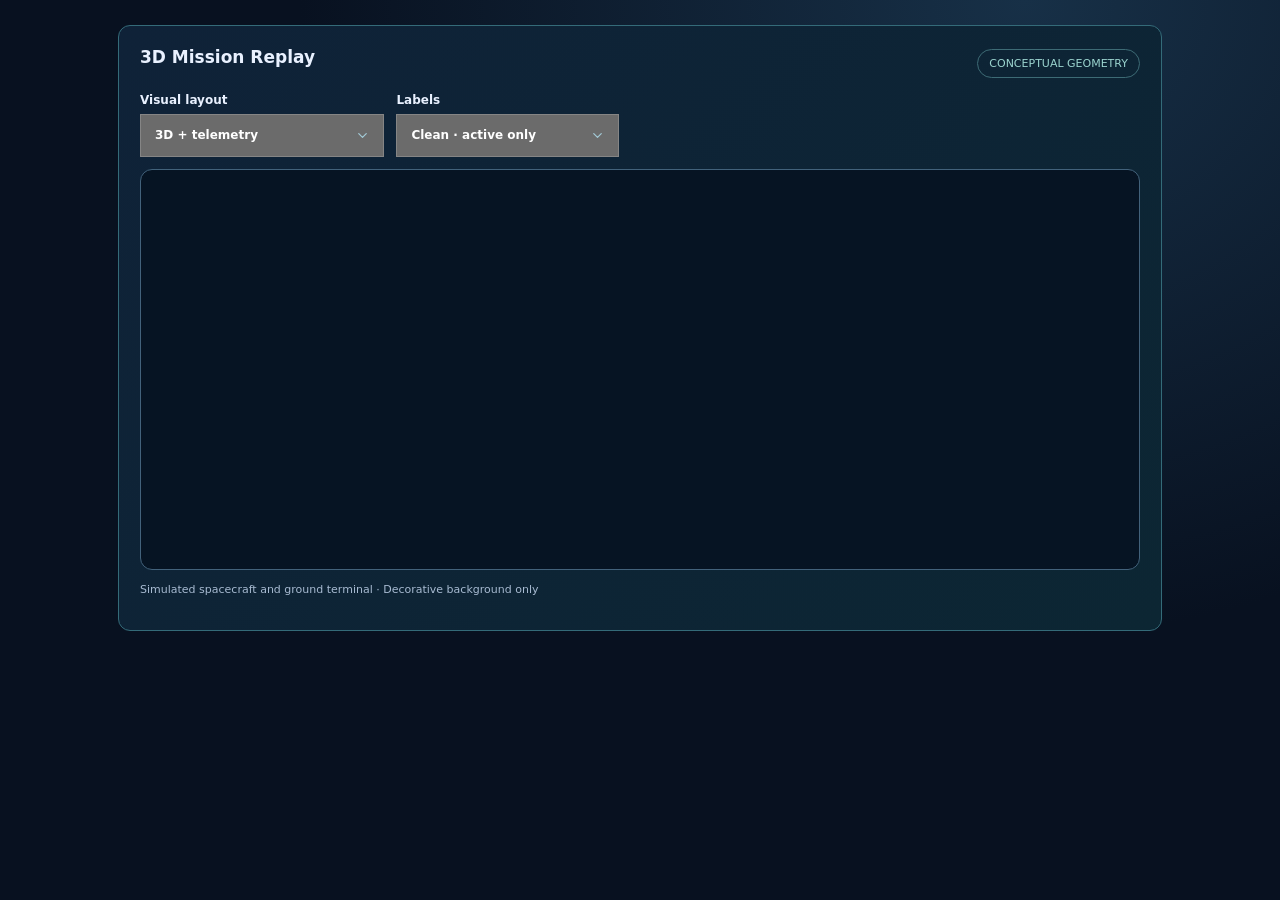
<file: results/v1.0/scene_fixture.html>
<!doctype html><html><head><meta name="viewport" content="width=device-width,initial-scale=1"><link rel="stylesheet" href="scene_fixture.css"></head><body><main style="max-width:1100px;padding-top:25px"><section class="card mission-panel" id="missionPanel"><div class="linehead"><h2>3D Mission Replay</h2><span class="pill">CONCEPTUAL GEOMETRY</span></div><div class="mission-controls"><label>Visual layout<select id="missionLayout"><option>3D + telemetry</option></select></label><label>Labels<select id="missionLabelMode"><option value="focus" selected>Clean · active only</option><option value="all">Annotated</option></select></label></div><div class="mission-view-wrap" id="missionWrap"><canvas id="missionCanvas"></canvas></div><p class="help">Simulated spacecraft and ground terminal · Decorative background only</p></section></main><script src="file:///mnt/data/SAT-VV-v1.0/web/mission3d.js"></script><script>new window.SATVV_MissionView(document.getElementById('missionCanvas'));</script></body></html>
</file>
<file: github-pages/satvv/site.css>
:root{--bg:#080d17;--surface:#101a27;--ink:#f5f3ef;--muted:#9aa9bb;--teal:#b5ecdf;--lime:#ccf4b5;--line:#2d3846;--display:'Space Grotesk',Arial,sans-serif;--body:'DM Sans',Arial,sans-serif;color-scheme:dark}*{box-sizing:border-box}html{scroll-behavior:smooth}body{margin:0;color:var(--ink);background:var(--bg);font:15px/1.65 var(--body)}button,select,input{font:inherit}a{color:inherit;text-decoration:none}button{cursor:pointer}svg.icon-library{position:absolute;width:0;height:0;overflow:hidden}svg:not(.icon-library){width:17px;height:17px;fill:none;stroke:currentColor;stroke-width:1.6;stroke-linecap:round;stroke-linejoin:round}h1,h2,h3,h4{font-family:var(--display);letter-spacing:-.045em;line-height:1.12}em{font-family:Georgia,serif;font-style:italic;font-weight:400;color:var(--lime)}p{color:#b6c5ca}hr{border:0;border-top:1px solid var(--line);margin:24px 0}main{width:min(1240px,calc(100% - 80px));margin:auto}.topbar{min-height:74px;border-bottom:1px solid #ffffff20;display:flex;justify-content:space-between;align-items:center;gap:20px;padding:14px max(40px,calc((100vw - 1240px)/2));background:#080d17ed;position:relative;z-index:5}.brand{font:700 23px var(--display)}.brand-star,.brand-dot{color:var(--lime)}.divider{color:#48645f;padding:0 14px}.brand-extra{font:700 10px var(--body);letter-spacing:.18em;color:var(--teal)}.topbar nav{display:flex;align-items:center;gap:24px;color:#bfcbd2;font-size:12px;font-weight:700}.topbar nav a:hover{color:var(--lime)}.nav-back{display:inline-flex;align-items:center;gap:7px;color:var(--lime)}.nav-back svg{width:14px}.hero{min-height:590px;display:grid;grid-template-columns:1.15fr .85fr;align-items:center;gap:35px}.eyebrow,.kicker,.smallcaps{font-size:10px;font-weight:700;letter-spacing:.19em;text-transform:uppercase;color:var(--teal)}.eyebrow{display:flex;align-items:center;gap:12px}.small-light{height:7px;width:7px;background:#9feac8;border-radius:50%;box-shadow:0 0 0 5px #c4f7c014}.hero h1{font-size:clamp(48px,5.3vw,75px);letter-spacing:-.075em;margin:25px 0}.hero-copy>p{font-size:17px;line-height:1.83;max-width:625px}.hero-copy>p strong{color:#effaf5}.hero-actions{display:flex;gap:12px;flex-wrap:wrap;margin-top:29px}.button{display:inline-flex;align-items:center;justify-content:center;gap:22px;border:1px solid #4b615c;padding:14px 19px;border-radius:4px;font-size:12px;font-weight:700;transition:transform .2s,background .2s}.button:hover{transform:translateY(-2px)}.button.primary{color:#172c24;background:var(--lime);border-color:var(--lime)}.button.outline{background:#0d1925}.hero-footnote{font-size:11px;margin-top:30px;color:#819b9d}.hero-aside{height:460px;position:relative;display:grid;place-items:center;overflow:hidden;background:radial-gradient(ellipse at center,#132d37 0%,transparent 65%)}.orbit{position:absolute;width:375px;height:375px;border:1px solid #6fae9c56;border-radius:50%;transform:rotateX(62deg) rotateZ(24deg)}.orbit-b{transform:rotateY(65deg) rotate(20deg);width:420px;height:420px;border-color:#d6e6b52c}.planet{border-radius:50%;height:255px;width:255px;background:radial-gradient(circle at 33% 25%,#b5e1ce 0%,#4c8a8b 25%,#1d354a 57%,#0a1222 82%);box-shadow:inset -25px -35px 50px #04090ac7,0 0 80px #487e7e23}.planet-core{height:255px;width:255px;position:absolute;border-radius:50%;background:repeating-linear-gradient(150deg,transparent 0 15px,#b9e8da18 16px 18px,transparent 19px 30px)}.orbital-label{position:absolute;background:#0a1923c7;padding:9px;border:1px solid #385d53;color:var(--teal);letter-spacing:.15em;font:700 9px var(--body)}.lab-a{top:67px;left:42px}.lab-b{bottom:90px;right:28px}.lab-c{bottom:55px;left:74px}.metrics{display:grid;grid-template-columns:repeat(4,1fr);gap:14px;padding:25px 0 35px;border-block:1px solid var(--line)}.metrics>div{border-right:1px solid #344847;padding-left:19px}.metrics>div:first-child{padding-left:0}.metrics>div:last-child{border:0}.metrics strong{display:block;color:var(--lime);font:600 33px var(--display)}.metrics span{font-size:11px;color:var(--muted)}.section{padding:110px 0 20px;scroll-margin-top:32px}.section-head{display:flex;justify-content:space-between;gap:50px;align-items:end;margin-bottom:32px}.section-head h2{font-size:clamp(35px,4.3vw,58px);margin:6px 0 0}.section-head>p{max-width:410px;font-size:13px;line-height:1.8}.demo{display:grid;grid-template-columns:250px 1fr;gap:15px;align-items:start}.demo-controls,.demo-main,.method-grid article,.bench{border:1px solid var(--line);background:var(--surface);border-radius:8px}.demo-controls{padding:21px;position:sticky;top:15px}.demo-controls label{display:block;font-weight:700;font-size:11px;margin:15px 0 7px;color:#c7d7d7}.demo-controls select,.scene-top select,.chart-top select{width:100%;background:#0b1823;border:1px solid #496460;color:#eef7f1;padding:11px 32px 11px 12px;border-radius:5px;min-height:43px;appearance:none;background-image:url('data:image/svg+xml,%3Csvg xmlns="http://www.w3.org/2000/svg" viewBox="0 0 24 24" width="13" height="13" fill="none" stroke="%23b5ecdf" stroke-width="2"><path d="m6 9 6 6 6-6"/></svg>');background-repeat:no-repeat;background-position:right 10px center}.case-description,.note{font-size:11px;line-height:1.7}.step-controls{display:flex;gap:7px}.step-controls button{background:#122b31;border:1px solid #3b6258;color:var(--teal);padding:9px 12px;border-radius:4px}.step-controls #play{flex:1;background:var(--lime);color:#183027;font-weight:700}.range-head{display:flex!important;justify-content:space-between;align-items:center}.range-head strong{color:var(--lime)}input[type=range]{width:100%;accent-color:var(--lime)}.note{border-left:2px solid var(--teal);padding:10px;background:#0b1c24;margin-top:25px}.download{display:inline-flex;align-items:center;gap:6px;color:var(--lime);font-size:11px;font-weight:700;margin-top:18px}.demo-main{padding:19px;min-width:0}.demo-title{display:flex;align-items:center;justify-content:space-between;gap:10px}.demo-title h3{font-size:22px;margin:4px 0 13px}.status{border:1px solid #647972;color:#c8f3cd;border-radius:50px;font:700 10px var(--body);letter-spacing:.12em;padding:8px 11px}.status.fail{color:#f7aa9e;border-color:#b16c6a}.live-cards{display:grid;grid-template-columns:repeat(4,1fr);gap:8px;margin-bottom:12px}.live-cards>div{background:#0a1721;border:1px solid #283c3e;border-radius:5px;padding:11px;min-width:0}.live-cards span{display:block;font-size:10px;color:var(--muted)}.live-cards b{display:block;font:600 14px var(--display);margin-top:6px;overflow-wrap:anywhere}.scene{border:1px solid #344e55;border-radius:7px;background:#061423;overflow:hidden}.scene-top{display:flex;align-items:center;justify-content:space-between;gap:10px;padding:12px 15px;color:#accfca;font:700 10px var(--body);letter-spacing:.11em}.scene-top label{display:flex;align-items:center;gap:9px;letter-spacing:0}.scene-top select{width:135px;font-size:11px;min-height:33px;padding:6px 27px 6px 11px}.scene-wrap{height:350px;background:url('./scene-background.svg') center/cover no-repeat;position:relative}.scene-wrap canvas{width:100%;height:100%;display:block;touch-action:none}.scene-caption{display:block;font-size:10px;padding:10px 15px;color:#9ab9b6}.evidence-row{display:grid;grid-template-columns:1.18fr 1fr;gap:10px;margin-top:12px}.chart,.evidence{border:1px solid #33474b;background:#0a1721;border-radius:7px;padding:13px;min-width:0}.chart-top{display:flex;justify-content:space-between;gap:10px;align-items:center}.chart h4,.evidence h4{font-size:13px;margin:2px 0 12px}.chart select{max-width:190px;font-size:11px;padding:7px 30px 7px 12px;min-height:34px}.chart canvas{width:100%;height:215px;display:block}.chart-caption,.evidence-note{font-size:11px;margin-bottom:0;line-height:1.6}.test-label{font:600 14px var(--display);margin:15px 0}.checks span{display:block;padding:7px;margin:5px 0;border:1px solid #345e51;border-radius:4px;background:#102720;color:#c3eace;font:700 10px var(--body)}.checks span.failed{border-color:#8d5050;background:#331f23;color:#ffb6a9}.method-grid{display:grid;grid-template-columns:repeat(5,minmax(0,1fr));gap:12px}.method-grid article{padding:20px 16px}.method-grid svg{width:26px;height:26px;color:var(--teal);margin-bottom:21px}.method-grid h3{font-size:18px;margin:0 0 12px}.method-grid p{font-size:12px;line-height:1.75}.flow-line{display:flex;flex-wrap:wrap;gap:14px;align-items:center;justify-content:center;border:1px solid #354b49;border-radius:6px;padding:18px;margin-top:20px;font-size:10px;font-weight:700;color:var(--teal);letter-spacing:.08em}.flow-line b{color:#d6f0bf}.bench{display:grid;grid-template-columns:1.25fr 1fr;gap:30px;padding:27px}.bench h3{font-size:26px;margin:0 0 12px}.bench p{font-size:13px;line-height:1.78}.benchmark-right{border-left:1px solid #3b514d;padding-left:29px}.statement{font-size:10px;color:var(--lime);letter-spacing:.14em;font-weight:700;margin-bottom:14px}.limit{border-left:2px solid var(--teal);padding:11px 15px;background:#0a2326;color:#b5d3d0;font-size:12px;margin-top:24px}.barstack{display:grid;gap:13px;margin-top:23px}.barstack>div{display:grid;grid-template-columns:175px 1fr 55px;gap:10px;align-items:center;font-size:11px}.barstack i{height:10px;display:block;background:linear-gradient(90deg,#3d8678,var(--lime));border-radius:10px;width:var(--w);min-width:5px;box-shadow:0 0 0 1px #1a3d34}.barstack b{color:var(--lime);font-size:11px}.closing{text-align:center;padding:145px 0 120px}.closing h2{font-size:clamp(45px,6vw,82px);margin:16px 0 24px}.closing p:not(.kicker){max-width:600px;margin:0 auto 28px;font-size:16px}footer{border-top:1px solid var(--line);display:flex;justify-content:space-between;align-items:center;gap:15px;padding:25px max(40px,calc((100vw - 1240px)/2));font-size:11px;color:#9caca9}footer a:first-child{color:var(--lime)}:focus-visible{outline:2px solid var(--lime);outline-offset:4px}@media(max-width:1000px){main{width:min(100% - 36px,1240px)}.topbar{padding:14px 20px}.topbar nav{gap:10px}.hero{grid-template-columns:1fr;min-height:auto;padding-top:75px}.hero-aside{display:none}.demo{grid-template-columns:1fr}.demo-controls{position:static}.method-grid{grid-template-columns:repeat(3,1fr)}.evidence-row{grid-template-columns:1fr 1fr}}@media(max-width:700px){.topbar nav a:not(.nav-back){display:none}.brand-extra{display:none}.hero h1{font-size:clamp(38px,9vw,62px)}.metrics{grid-template-columns:repeat(2,1fr)}.metrics>div{border-right:0;padding-left:0}.section-head{flex-direction:column;align-items:start;gap:5px}.method-grid{grid-template-columns:1fr 1fr}.live-cards{grid-template-columns:repeat(2,1fr)}.evidence-row{grid-template-columns:1fr}.scene-wrap{height:300px}.bench{grid-template-columns:1fr}.benchmark-right{border-left:0;border-top:1px solid #3b514d;padding:21px 0 0}.barstack>div{grid-template-columns:115px 1fr 48px}.flow-line{gap:6px}.flow-line span{font-size:9px}}@media(prefers-reduced-motion:reduce){html{scroll-behavior:auto}.button{transition:none}}
</file>
<file: results/v1.0/scene_fixture.css>
:root{font-family:Inter,ui-sans-serif,system-ui,sans-serif;color:#e9f1ff;background:#081120;color-scheme:dark;--line:#2b405a;--panel:#122034;--mute:#a8bbd2;--teal:#75e5c5}*{box-sizing:border-box}body{margin:0;background:radial-gradient(ellipse at 80% 0,#173047 0%,#081120 50%);min-height:100vh}button,select,input{font:inherit}button{cursor:pointer}button:disabled{opacity:.55;cursor:wait}header{max-width:1400px;margin:auto;padding:22px 28px;border-bottom:1px solid var(--line);display:flex;justify-content:space-between;align-items:center;gap:15px}.logo{letter-spacing:.04em}.muted,.help{color:var(--mute)}.accent{color:var(--teal);float:right}.mono,.kicker{font-family:ui-monospace,monospace;font-size:11px}.kicker{color:#a4d4e6;letter-spacing:.16em}main{max-width:1400px;margin:auto;padding:0 28px}.intro{margin:32px 0 24px}h1{font-size:clamp(29px,4vw,44px);margin:8px 0;letter-spacing:-.04em}.intro p{max-width:800px;color:var(--mute);line-height:1.65;font-size:14px}h2{font-size:17px;margin:0 0 12px}h3{font-size:14px}.tabs{display:flex;gap:9px;flex-wrap:wrap;border-bottom:1px solid var(--line);padding-bottom:12px;margin-bottom:20px}.tabs button,.outline{border:1px solid var(--line);background:#0f2034;border-radius:8px;padding:12px 17px;color:#b6c9de;font-weight:700}.tabs .active{color:#abf3da;background:#1b473e;border-color:#367761}.workspace[hidden],#results[hidden]{display:none!important}.layout{display:grid;grid-template-columns:315px minmax(0,1fr);gap:17px;align-items:start}.card{border:1px solid var(--line);background:rgba(18,32,52,.94);border-radius:12px;padding:21px;min-width:0}.controls{position:sticky;top:12px}p{line-height:1.6;color:#b0c3d9;font-size:13px}.controls>p{font-size:12px}.controls label{display:block;font-size:12px;font-weight:700;color:#d2e3f3;margin:16px 0}.controls select,.controls input[type=number]{display:block;width:100%;padding:10px 12px;border:1px solid #405b77;background:#091625;color:#f0f5fe;border-radius:7px;margin:8px 0 0;font-size:13px}.controls input[type=range]{display:block;width:100%;accent-color:var(--teal);margin-top:12px}.help{font-size:11px!important;line-height:1.55}.split{display:grid;grid-template-columns:1fr 1fr;gap:10px}.check{display:flex!important;gap:9px;align-items:center}input[type=checkbox]{accent-color:#71e0c3}details{background:#0c1a2b;border:1px solid #314862;border-radius:8px;margin:16px 0}summary{font-size:13px;font-weight:700;cursor:pointer;padding:13px}details .inside{border-top:1px solid var(--line);padding:12px}.primary{background:linear-gradient(90deg,#4fcab0,#91e8d0);border:0;border-radius:8px;color:#08251f;font-weight:850;padding:13px;width:100%}.primary.medium{width:auto;margin:10px 0 17px}.error{color:#ff9fae;font-size:12px;min-height:8px}.content,#results{display:grid;gap:15px}.placeholder{text-align:center;padding:85px 20px;color:#9db4d0}.stats{display:grid;grid-template-columns:repeat(4,minmax(0,1fr));gap:10px}.stat{min-height:96px;padding:16px}.stat span{display:block;color:#a7bdd9;font-size:11px;margin-bottom:10px}.stat strong{font-size:18px;overflow-wrap:anywhere}.stat small{display:block;color:#8ba4bf;font-size:11px;margin-top:7px}.linehead{display:flex;align-items:center;justify-content:space-between;gap:10px}.outline{padding:8px 12px;font-size:11px}.callout{background:#0e2938;border:1px solid #2d5a65;color:#c5e4e9;border-radius:8px;padding:13px;font-size:12px;line-height:1.6;overflow-wrap:anywhere}.stages{display:grid;grid-template-columns:repeat(5,1fr);gap:8px}.stages>div{border:1px solid #375069;border-radius:8px;background:#0c1b2d;padding:12px}.stages b{font-size:12px}.stages p{font-size:11px;margin:6px 0 0}.charts{display:grid;grid-template-columns:1fr 1fr;gap:13px}canvas{display:block;width:100%;height:215px;background:#0a192b;border-radius:8px;margin-top:9px}.scroll{overflow:auto}table{width:100%;border-collapse:collapse;min-width:540px;font-size:12px}th,td{text-align:left;padding:12px 10px;border-bottom:1px solid #2c4058}th{text-transform:uppercase;letter-spacing:.06em;font-size:10px;color:#a7bcd8}tr[data-row]{cursor:pointer}tr[data-row]:hover{background:#22364c}.choices{display:flex;flex-wrap:wrap;gap:12px;margin:13px 0}.choices label{background:#10263a;padding:10px 12px;border:1px solid #3c5873;border-radius:7px;font-size:12px}.methodgrid{display:grid;grid-template-columns:repeat(3,1fr);gap:12px;margin:20px 0}.methodgrid article{background:#0e1c2e;padding:17px;border:1px solid var(--line);border-radius:9px}.methodgrid h3{margin:0}.methodgrid p{margin:7px 0 0}footer{color:#859db9;font-size:11px;margin:32px 0}a{color:#9fead4}@media(max-width:1040px){.layout{grid-template-columns:275px minmax(0,1fr)}.stats{grid-template-columns:1fr 1fr}.stages{grid-template-columns:repeat(3,1fr)}}@media(max-width:760px){main{padding:0 14px}header{padding:18px 14px}.layout{grid-template-columns:1fr}.controls{position:static}.charts{grid-template-columns:1fr}.methodgrid{grid-template-columns:1fr 1fr}}@media(max-width:480px){.split,.methodgrid{grid-template-columns:1fr}.stages{grid-template-columns:1fr 1fr}.linehead{align-items:start;flex-direction:column}.muted.mono{display:none}}

/* v0.9.4 readable requirement-level evidence */
.evidence-head{font-weight:700;margin:0 0 .65rem}
.evidence-sub{font-size:.88rem;color:#a9bfd4;margin:.25rem 0 .8rem}
.evidence-grid{display:grid;grid-template-columns:repeat(auto-fit,minmax(190px,1fr));gap:.5rem;margin:.5rem 0}
.evidence-metric{border:1px solid #385069;border-radius:7px;padding:.65rem;background:#102439}
.evidence-metric b{display:block;margin-bottom:.35rem}
.evidence-metric span{font-size:.84rem;line-height:1.6;display:block;color:#c1d4e8}
.raw-panel{margin-top:.75rem;padding:.55rem .75rem;border:1px solid #354b60;border-radius:6px}
.raw-panel summary{cursor:pointer}
.raw-panel pre{white-space:pre-wrap;overflow-wrap:anywhere;max-height:250px;overflow:auto;font-size:.73rem;color:#bcd0df}
.mismatch{color:#ffb3ae!important}
/* v0.9.5 educational and source-led research pages */
.research-nav{display:flex;gap:9px;flex-wrap:wrap;padding:18px 0 12px;margin:0 0 18px;border-bottom:1px solid var(--line)}
.research-nav a,.tabs .navlink{display:inline-flex;align-items:center;color:#bad0e4;text-decoration:none;font-weight:750;border:1px solid #344f67;background:#10243a;border-radius:8px;padding:12px 14px;font-size:13px}
.research-nav a:hover,.tabs .navlink:hover{border-color:#64d4b8;color:#e4fff6}.research-nav .guide-link[href='/how-it-works'],.research-nav .industry-link[href='/industry']{transition:background .2s}.research-nav a[aria-current='page']{color:#bdffed;background:#1d493d;border-color:#54a589}
.research-hero{padding:28px 0 30px}.research-hero h1{max-width:970px;font-size:clamp(30px,4.6vw,52px);line-height:1.13;letter-spacing:-.05em;margin:12px 0}.research-hero p{max-width:840px;font-size:15px}.research-hero strong{color:#e9f4fd}.hero-actions{display:flex;gap:10px;flex-wrap:wrap;margin-top:20px}.hero-actions a{text-decoration:none;border-radius:8px;padding:12px 17px;font-size:13px;font-weight:750}.hero-actions .action{color:#073129;background:#8be8ca}.section-top{display:flex;justify-content:space-between;gap:16px;align-items:start}.eyebrow{color:#89bcd0;letter-spacing:.14em;text-transform:uppercase;font-size:10px;font-family:monospace;font-weight:750}.pill{border:1px solid #3d6b75;color:#9bd4cf;border-radius:50px;padding:7px 11px;white-space:nowrap;font-size:11px}.research-hero+.card,.card+.card{margin-top:15px}
.journey{display:grid;grid-template-columns:repeat(6,minmax(0,1fr));gap:8px;margin:20px 0}.journey-step{background:#0b192b;border:1px solid #365069;color:#b9ccdf;border-radius:10px;padding:15px 8px;text-align:left;display:flex;flex-direction:column;gap:5px;min-width:0}.journey-step b{font-size:14px}.journey-step small{font-size:11px;line-height:1.35;color:#9cb3cc}.journey-step.selected{border-color:#6bddbb;background:#174339;color:#e1fff4}.step-index{font-family:monospace;color:#9bddce;font-size:11px}.journey-body{display:grid;grid-template-columns:1.35fr 1fr;gap:20px;background:#0b1a2d;padding:22px;border-radius:10px;border:1px solid #2a465b}.journey-body h3{font-size:22px;margin:10px 0}.journey-body p{font-size:14px}.journey-metric{margin:20px 0 10px;background:#103b38;border:1px solid #326d62;padding:15px;border-radius:9px;color:#b9f5e6;font-weight:650;font-size:13px}.journey-actions{display:flex;align-items:center;gap:10px;margin-top:16px}.journey-actions .primary{width:auto}.journey-art{display:flex;flex-direction:column;justify-content:center;min-width:0}.journey-art svg{width:100%;height:auto;max-height:260px;background:#0d2536;border-radius:10px}.journey-art p{font-size:11px}.split-block{display:grid;grid-template-columns:1fr 1fr;gap:15px;margin-top:15px}.split-block .card{margin-top:0}.system-web{margin-top:18px;text-align:center;display:flex;align-items:center;flex-direction:column;gap:12px}.sys-head{background:#20594b;border:1px solid #71bba2;padding:18px 25px;border-radius:9px;font-weight:750}.sys-head:after{content:'↓';display:block;position:absolute;transform:translate(45px,14px);color:#85d1c3}.sys-row{display:flex;gap:10px;justify-content:center;width:100%}.sys-row>div{flex:1;text-align:center;padding:15px 8px;background:#152e42;border:1px solid #43657c;border-radius:9px;font-size:12px;font-weight:700}.sys-note{color:#9fb9cd;font-size:11px;margin-top:8px}.stat-strip{display:grid;grid-template-columns:repeat(3,1fr);gap:8px;margin:24px 0}.stat-strip>div{padding:13px;background:#0d2834;border-radius:8px}.stat-strip strong{display:block;color:#9ce9d4;font-size:28px}.stat-strip small{font-size:11px;color:#bbd1dc}.catalog-tools{display:flex;gap:8px;flex-wrap:wrap}.catalog-tools input,.catalog-tools select{color:#e5f4ff;background:#0a1929;border:1px solid #405c78;border-radius:8px;padding:11px;font-size:12px;min-width:160px}.catalog-table tbody tr{cursor:pointer}.catalog-table tbody tr:hover,.catalog-table tbody tr:focus{background:#1a3d43;outline-color:#7eefd1}.detail-box{margin:17px 0 0;padding:17px;border:1px solid #3b6070;background:#0c2936;border-radius:10px;font-size:13px;line-height:1.6;color:#c9e9e3}.detail-box h3{margin:0 0 7px}.detail-box p{margin:6px 0}.detail-box a{display:inline-block;margin-top:6px}.explainer-grid article h3{font-size:16px}.boundary-banner{border-left:3px solid #86c8dd;padding:15px 19px;background:#102940;border-radius:7px;margin:12px 0}.boundary-banner p{margin-bottom:0}
.matrix-legend{display:flex;flex-wrap:wrap;gap:17px;margin:17px 0;font-size:12px;color:#bad0dc}.matrix-legend span{display:flex;align-items:center;gap:7px}.dot{font-size:20px}.primary-focus,.m-P{color:#96c9f9}.related-focus,.m-R{color:#f4cb94}.unassessed,.m-\?{color:#708ba4}.prototype-focus,.m-X{color:#77f2ce}.cap-matrix{min-width:840px;text-align:center}.cap-matrix td,.cap-matrix th{text-align:center;padding:9px 8px}.cap-matrix th:first-child{text-align:left;min-width:172px}.cap-matrix tbody tr:nth-child(odd){background:#101f32}.cap-matrix tbody tr[data-id='satvv']{background:#123e3c}.cap-matrix th button{border:0;background:none;color:#bdd1e6;font-size:11px;line-height:1.35;text-align:center;font-weight:700}.cap-matrix th button:hover{color:#9cf3dc;text-decoration:underline}.matrix-cell{border:1px solid transparent;border-radius:8px;background:transparent;font-size:25px;padding:6px 12px;min-width:50px}.matrix-cell:hover,.matrix-cell:focus{background:#254c51;border-color:#74d8bf}.selected-row{outline:1px solid #6fcdb2}.cap-matrix thead th.selected-col{background:#1d4645}.eco-chart{display:flex;flex-direction:column;align-items:center;gap:12px;padding:22px 18px;margin-top:12px;background:#0a192b;border:1px solid #2b405a;border-radius:12px}.eco-line{display:flex;align-items:center;justify-content:center;gap:15px;width:100%}.eco-line.three{display:grid;grid-template-columns:repeat(3,1fr)}.eco-node{background:#132c43;color:#e1edf8;border:1px solid #45617c;border-radius:10px;padding:17px 14px;min-height:70px;line-height:1.3;text-align:center;min-width:160px;flex:1}.eco-node b{display:block;font-size:14px}.eco-node small{display:block;margin-top:7px;color:#b2cbdc}.eco-node:hover,.eco-node.chosen{border-color:#6ce8cb;background:#1c5147}.eco-node.eco-center{max-width:500px;width:90%;background:#1c5349;border-color:#63bdac}.eco-arr,.eco-bridge{font-size:12px;color:#a5cdcb;letter-spacing:.03em;text-align:center}.eco-line .eco-node{max-width:440px}.scope-chart{display:grid;grid-template-columns:230px minmax(0,1fr);gap:15px;margin:18px 0}.scope-label{background:#102a3b;border-radius:10px;padding:16px;display:flex;flex-direction:column;justify-content:center;gap:8px}.scope-label b{font-size:18px}.scope-label small{color:#9cc5d5}.scope-bars{display:grid;gap:9px}.scope-bars>div{display:grid;grid-template-columns:195px minmax(0,1fr) 165px;align-items:center;gap:10px;font-size:12px}.scope-bars small{font-size:11px;color:#98afc5}.scope-bar{height:12px;border:1px solid #294a60;border-radius:20px;overflow:hidden;background:#0b1627}.scope-bar i{display:block;height:100%;background:linear-gradient(90deg,#4776a5,#79a3cf);border-radius:18px}.scope-emphasis .scope-bar i{background:linear-gradient(90deg,#29b99f,#a9f0d4)}.scope-emphasis span{color:#a8fbe3;font-weight:800}.contribution-tiles{display:grid;grid-template-columns:repeat(3,1fr);gap:11px;margin-top:20px}.contribution-tiles>div{padding:16px;border-radius:9px;background:#0d2634;border:1px solid #2f5267}.contribution-tiles b{font-size:13px}.source-grid{display:grid;grid-template-columns:repeat(3,1fr);gap:12px;margin:16px 0}.source-grid article{border:1px solid #31536c;background:#0b1e2f;padding:15px;border-radius:9px}.source-grid h3{margin:8px 0}.source-grid p{font-size:12px}.source-grid a{font-size:12px}
@media(max-width:920px){.journey{grid-template-columns:repeat(3,1fr)}.journey-body,.split-block{grid-template-columns:1fr}.scope-chart{grid-template-columns:1fr}.source-grid{grid-template-columns:repeat(2,1fr)}.scope-bars>div{grid-template-columns:150px 1fr 120px}}
@media(max-width:590px){.journey{grid-template-columns:repeat(2,1fr)}.journey-body{padding:14px}.journey-actions{flex-wrap:wrap}.eco-line.three{grid-template-columns:1fr}.eco-line{flex-wrap:wrap}.eco-node{min-width:0}.scope-bars>div{grid-template-columns:1fr}.scope-bars>div small{text-align:left}.contribution-tiles,.source-grid{grid-template-columns:1fr}.section-top{flex-direction:column}.catalog-tools input,.catalog-tools select{width:100%}}

/* Comparison swimlanes intentionally encode categories, not arbitrary numeric scores. */
.scope-bar i{width:100%!important}
/* v0.9.6 animated randomized challenge and evidence replay */
.challenge-shell{display:grid;grid-template-columns:276px minmax(0,1fr);gap:18px;align-items:start}.challenge-main{min-width:0}.challenge-main>.card{margin:0 0 14px}.challenge-control{position:sticky;top:12px}.button-stack{display:grid;gap:9px;margin:14px 0}.button-stack button{width:100%}.challenge-summary{background:radial-gradient(circle at 80% 10%,#18453e 0%,#0f2238 55%)}.challenge-status{border-radius:20px;border:1px solid #356978;padding:7px 12px;color:#9adbc8;font:700 11px monospace;letter-spacing:.1em}.challenge-status.fail{color:#ffb4a6;border-color:#a05254}.stage-rail{display:grid;grid-template-columns:repeat(5,1fr);gap:7px;margin:14px 0 18px}.stage-rail>div{padding:12px 8px;border:1px solid #33495e;border-radius:8px;font-size:11px;color:#7c9db5;transition:background .2s,border-color .2s,transform .2s}.stage-rail b{display:block;font-size:12px;margin-top:5px;color:#bad0de}.stage-rail .stage-now{background:#175b4e;border-color:#83eacf;transform:translateY(-2px);box-shadow:0 0 19px #52dab520;animation:ledpulse 1.5s infinite}.stage-rail .stage-done{border-color:#4b977f;color:#9ae6d0}.challenge-metrics{display:grid;grid-template-columns:repeat(4,1fr);gap:9px}.challenge-metrics>div{background:#09192a;border:1px solid #284254;border-radius:9px;padding:13px}.challenge-metrics small{display:block;color:#96abc0;font-size:11px}.challenge-metrics strong{display:block;font-size:15px;margin-top:6px;line-height:1.4}.replay-strip{display:flex;align-items:center;gap:9px;flex-wrap:wrap;margin:15px 0}.replay-strip button{min-width:42px}.replay-strip button.primary{width:auto}.scrubber-label{display:flex;flex:1;align-items:center;gap:12px;margin:0;min-width:130px}.scrubber-label input{flex:1}.replay-ribbon{display:flex;overflow:auto;gap:7px;padding:9px 0}.replay-ribbon button{white-space:nowrap;background:#142a3e;border:1px solid #38556b;border-radius:7px;color:#d8e4f2;padding:8px 10px;font-size:11px;cursor:pointer}.replay-ribbon button.selected{border-color:#78e5c6;background:#1c4c43}.replay-ribbon button.has-fail{color:#ffb5a4;border-color:#a45155}.decision-box{background:#0a1d2c;border:1px solid #396477;border-radius:10px;padding:15px}.decision-box h3{margin:8px 0;font-size:20px}.small-head{font:700 10px monospace;letter-spacing:.12em;color:#94bed1}.small-checks{display:flex;gap:7px;flex-wrap:wrap}.small-checks span{font-size:11px;padding:6px 8px;border:1px solid #415e73;border-radius:7px}.small-checks .ok{color:#9fe9ca;border-color:#3f8977}.small-checks .bad{color:#ffb6ad;border-color:#b05b56}.subsystem-grid{display:grid;grid-template-columns:repeat(3,1fr);gap:8px;margin:15px 0}.subsystem-card{border-radius:9px;border:1px solid #32495c;padding:14px;background:#0b1d30}.subsystem-card b{font-size:13px}.subsystem-card small{display:block;margin-top:4px;color:#8db1c8;font-size:11px}.subsystem-card.ok{border-color:#348878}.subsystem-card.bad{border-color:#c26c66;background:#3b222e}.subsystem-card.warn{border-color:#cfad5d}.subsystem-card.active{box-shadow:0 0 17px #4bd8af45;animation:ledpulse 1.2s infinite}.challenge-charts{display:grid;grid-template-columns:1fr 1fr;gap:12px;margin:19px 0}.challenge-charts>div{min-width:0;border:1px solid #29495b;border-radius:10px;background:#071b2c;padding:12px}.challenge-charts canvas{display:block;width:100%;height:230px;margin-top:10px}.belief-bars{display:grid;gap:9px;margin:14px 0}.belief-row{display:grid;grid-template-columns:160px 1fr 49px;gap:12px;align-items:center;font-size:12px}.belief-track{height:9px;background:#102d3d;border-radius:20px;overflow:hidden}.belief-track i{display:block;height:100%;background:linear-gradient(90deg,#4aa0a9,#74ecbc);transition:width .35s;border-radius:20px}.requirement-map{display:grid;grid-template-columns:repeat(auto-fill,minmax(145px,1fr));gap:7px;margin-top:16px}.requirement-map span{font-size:11px;padding:10px;border-radius:7px;border:1px solid #3a5165;background:#101f30}.requirement-map span.passed{border-color:#428b72;background:#13362f}.requirement-map span.failed{border-color:#c46c5c;background:#3c222c}.requirement-map span.unchecked{color:#879cae}.oracle-fault{border-left:3px solid #e0b26b;background:#172837;margin:8px 0;padding:10px 15px;font-size:12px}.challenge-control input[type=range]{accent-color:#7ddec7}.challenge-loading{animation:ledpulse 1.1s infinite}.challenge-main .card h2{margin:2px 0 10px}@keyframes ledpulse{0%,100%{filter:brightness(1);opacity:1}50%{filter:brightness(1.25);opacity:.85}}@media(prefers-reduced-motion:reduce){.stage-rail .stage-now,.subsystem-card.active,.challenge-loading{animation:none}*{scroll-behavior:auto!important}}@media(max-width:890px){.challenge-shell{grid-template-columns:1fr}.challenge-control{position:static}.stage-rail{grid-template-columns:repeat(5,1fr)}}@media(max-width:650px){.challenge-charts{grid-template-columns:1fr}.subsystem-grid{grid-template-columns:repeat(2,1fr)}.stage-rail{grid-template-columns:repeat(3,1fr)}.challenge-metrics{grid-template-columns:1fr 1fr}.belief-row{grid-template-columns:95px 1fr 44px}}

.truth-marker{color:#ffd6a1;background:#45382c;border:1px solid #ac8657;border-radius:8px;white-space:nowrap;font-size:11px;padding:8px 10px}.coupling-map{display:grid;gap:10px;margin:12px 0;padding:14px;border-radius:9px;border:1px solid #2f6969;background:#0b2635;text-align:center;color:#c1e8e5;font-size:13px}.coupling-map span:first-child{font-weight:800;font-size:15px}.decision-box #decisionSignals{margin-top:12px;color:#aed4d2}
.comparison-chart{display:block;width:100%;height:230px;margin:15px 0 20px;background:#081d2c;border:1px solid #29465b;border-radius:9px;padding:8px}
/* v0.9.7: honest comparative roles, stable controls and processing feedback */
.role-map{display:grid;gap:9px;margin:18px 0}.role-map-row{display:grid;grid-template-columns:minmax(160px,1fr) 28px minmax(200px,2fr);gap:12px;align-items:center;border:1px solid #2d4e65;background:#0d2234;border-radius:9px;padding:12px 16px}.role-source{font-weight:750}.role-source small{display:block;color:#9abdd1;font-size:11px;font-weight:400;margin-top:4px}.role-arrow{color:#68d7b8;text-align:center;font-size:20px}.role-purpose{font-size:13px}.role-highlight{background:#143d3e;border-color:#58c9b1}.role-highlight .role-source{color:#97f9df}
.compute-panel{display:flex;align-items:center;gap:13px;border:1px solid #3a7c85;background:#112b3c;border-radius:10px;padding:13px;margin-top:12px}.compute-panel[hidden]{display:none}.compute-panel p{font-size:12px;color:#bdd1e2;margin:5px 0}.compute-ring{width:26px;height:26px;flex:none;border-radius:50%;border:3px solid #345269;border-top-color:#75e7c5;animation:satSpin .85s linear infinite}@keyframes satSpin{to{transform:rotate(360deg)}}
.telemetry-selectors{display:flex;gap:14px;margin-top:15px;flex-wrap:wrap}.telemetry-selectors label{flex:1;min-width:180px;font-size:12px;font-weight:600}.telemetry-selectors select{margin-top:5px;width:100%}.fault-exposure{display:grid;gap:8px;margin-top:10px}.exposure-card{background:#102b3a;border:1px solid #325e69;border-radius:8px;padding:12px}.exposure-card strong{display:block}.exposure-card p{font-size:12px;margin:6px 0}.research-nav{display:flex;gap:8px;flex-wrap:wrap}.research-nav a{flex:0 1 auto}
@media(max-width:700px){.role-map-row{grid-template-columns:1fr 18px 1.6fr;padding:10px;gap:7px}.role-purpose{font-size:11px}.research-nav a{font-size:11px}}
@media(prefers-reduced-motion:reduce){.compute-ring{animation:none}}

/* v0.9.8 visible computation status and live readout at replay cursor */
#startChallenge{display:flex;align-items:center;justify-content:center;gap:9px;min-height:48px}.start-spinner{display:none;width:16px;height:16px;border-radius:50%;border:2px solid #24665a;border-top-color:#092c28;animation:satSpin .75s linear infinite}.is-computing .start-spinner{display:inline-block}.is-computing .start-icon{display:none}.is-computing #startChallenge{opacity:.8;cursor:progress}.main-compute{display:flex;align-items:center;gap:11px;background:#123849;border:1px solid #53bcae;color:#bff8e6;border-radius:9px;padding:13px 15px;margin-bottom:14px;font-size:13px;font-weight:600}.main-compute[hidden]{display:none}.main-compute .compute-ring{width:18px;height:18px;border-width:2px}.measurement-strip{display:grid;grid-template-columns:repeat(3,minmax(0,1fr));gap:8px;margin:10px 0 22px}.reading-tile{border:1px solid #335468;border-radius:8px;padding:11px;background:#091d2d}.reading-tile small{display:block;color:#9bb9ca;font-size:11px}.reading-tile strong{display:block;margin-top:4px;font-size:14px}@media(max-width:650px){.measurement-strip{grid-template-columns:repeat(2,minmax(0,1fr))}}@media(prefers-reduced-motion:reduce){.start-spinner{animation:none}}
/* v0.9.9 conceptual 3D Mission Replay */
.mission-panel{border-color:#346b79;background:linear-gradient(135deg,#0f2238,#0c2633)}
.mission-controls{display:flex;align-items:end;gap:12px;flex-wrap:wrap;margin:12px 0}
.mission-controls>label{font-size:12px;font-weight:700;min-width:176px}
.mission-controls select{min-width:185px;margin-top:5px}
.mission-controls .mission-check{min-width:0;display:flex;gap:7px;align-items:center;white-space:nowrap}
.mission-controls .mission-check input{width:auto}
.mission-controls button{margin-bottom:1px}
.mission-view-wrap{position:relative;border:1px solid #42627b;background:#081c2d;border-radius:12px;overflow:hidden}
.mission-view-wrap canvas{display:block;width:100%;height:390px;touch-action:none;cursor:grab}
.mission-view-wrap canvas:active{cursor:grabbing}
.mission-overlay{position:absolute;left:14px;bottom:14px;right:14px;max-width:510px;pointer-events:none;padding:10px 13px;background:#0a2138db;border:1px solid #3b6176;border-radius:8px}
.mission-overlay>div{font-weight:800;color:#d8f8f0;font-size:13px}
.mission-overlay span{font-size:11px;color:#9fc2cf;display:block;margin-top:3px;line-height:1.45}
.mission-key{display:flex;gap:13px;align-items:center;flex-wrap:wrap;margin:12px 0 7px;font-size:11px;color:#acc9d8}
.mission-key span{display:flex;gap:6px;align-items:center}
.mission-key i{display:inline-block;width:11px;height:11px;border:2px solid #74e2bc;border-radius:50%}
.mission-key .key-fail{border-color:#ff7e86}.mission-key .key-suspect{border-color:#ffc47b;border-style:dashed}.mission-key .key-truth{border-color:#ff92cb}
.mission-hide-visual{display:none!important}
#missionPanel.mission-wide .mission-view-wrap canvas{height:500px}
@media(max-width:650px){.mission-view-wrap canvas{height:295px}.mission-controls>*{flex:1;min-width:130px}.mission-key{gap:8px}}
@media(prefers-reduced-motion:reduce){.mission-view-wrap{scroll-behavior:auto}}
/* Expanded, source-grounded model documentation */
.model-guide-intro{max-width:920px}
.model-guide-list{display:grid;grid-template-columns:repeat(2,minmax(0,1fr));gap:12px;margin-top:18px}
.model-guide-list>article{border:1px solid #34546b;border-radius:10px;padding:18px;background:#0b2133;min-width:0}
.model-guide-list>article h3{margin:8px 0;font-size:18px}
.model-guide-list>article p{font-size:13px;line-height:1.65;color:#bfd5e4}
.model-guide-list>article details{margin-top:10px;font-size:12px}
.model-guide-list>article summary{cursor:pointer;color:#91ead3;font-weight:700}
.model-guide-list>article .model-tags{color:#7bdac4;font-size:10px;letter-spacing:.1em;text-transform:uppercase;font-family:monospace}
.model-guide-list>article code{color:#b9e8d7;font-size:12px}
.model-comparison-table{overflow-x:auto;margin-top:22px}.model-comparison-table table{min-width:790px}
@media(max-width:750px){.model-guide-list{grid-template-columns:1fr}}

/* v1.0 beta: high-fidelity mission camera and asset provenance */
.mission-view-wrap{min-height:390px;background:radial-gradient(ellipse at 30% 45%,#16364c,#06101e 70%)}
.mission-view-wrap>.mission-webgl{position:absolute;left:0;top:0;right:0;bottom:0;width:100%;height:100%;z-index:2;touch-action:none;cursor:grab}
.mission-view-wrap>.mission-webgl:active{cursor:grabbing}
.mission-overlay{z-index:4;background:#081826c9;backdrop-filter:blur(7px);border-color:#33566a}
.mission-asset-info{font-size:11px;letter-spacing:.04em;color:#8cc9c4;margin:9px 0 0}
.asset-upload{max-width:185px}.asset-upload input{margin-top:5px;font-size:11px;padding:5px}
@media(max-width:700px){.mission-view-wrap{min-height:300px}}

/* v1.0 beta: connected engineering/data architecture */
.beta-architecture{background:linear-gradient(160deg,#0e2338,#091e30)}
.architecture-lane-label{font-size:11px;letter-spacing:.16em;color:#8bcae3;margin:20px 0 11px;font-weight:800}
.beta-pipeline{display:grid;grid-template-columns:minmax(0,1fr) 20px minmax(0,1fr) 20px minmax(0,1fr) 20px minmax(0,1fr);gap:8px;align-items:stretch}
.beta-pipeline.offline{grid-template-columns:minmax(0,1fr) 20px minmax(0,1fr) 20px minmax(0,1fr)}
.pipeline-node{background:#0b1d30;color:#e4f4ff;border:1px solid #31546c;border-radius:10px;padding:14px;text-align:left;display:flex;flex-direction:column;gap:7px;min-height:115px;cursor:pointer;transition:background .15s,border-color .15s,transform .15s}
.pipeline-node small{color:#8eafc5;font-weight:800;letter-spacing:.1em;font-size:10px}.pipeline-node strong{font-size:14px}.pipeline-node span{color:#a1bed0;font-size:11px;line-height:1.4}
.pipeline-node.ml{border-top:3px solid #75bdf4}.pipeline-node.inference{border-top:3px solid #d7adf1}.pipeline-node.selection{border-top:3px solid #63e4bd}.pipeline-node.evidence{border-top:3px solid #e3b78f}
.pipeline-node:hover,.pipeline-node.selected{background:#16354a;border-color:#85dfd0;transform:translateY(-2px)}.pipeline-node.passive{cursor:default}.pipeline-node.passive:hover{transform:none}
.pipeline-arrow{display:flex;justify-content:center;align-items:center;color:#71d5c7;font-size:22px;font-weight:900}
.architecture-join{text-align:center;color:#9fc5d4;padding:13px 6px;letter-spacing:.02em;font-size:12px}
.architecture-feedback{border:1px solid #2d6b6f;background:#0b343b;padding:13px 17px;border-radius:9px;margin:16px 0;color:#c2f4ec;font-size:12px}.architecture-feedback>span{font-size:20px;margin-right:9px}
.architecture-detail{margin-top:17px;padding:18px;background:#081927;border-radius:10px;border:1px solid #315369}.architecture-detail h3{margin:6px 0;color:#e6f6fa}.architecture-detail p{margin:0;color:#adcada}
@media(max-width:890px){.beta-pipeline,.beta-pipeline.offline{display:flex;flex-direction:column}.pipeline-arrow{transform:rotate(90deg);height:16px}.pipeline-node{min-height:85px}}

.mission-hotspots{position:absolute;inset:0;z-index:3;pointer-events:none}
.mission-hotspot{position:absolute;transform:translate(-50%,-50%);pointer-events:auto;border:1px solid #46718b;background:#0d1d2adc;color:#c5dded;font:700 10px/1.2 system-ui;padding:6px 9px;border-radius:5px;letter-spacing:.06em;white-space:nowrap;backdrop-filter:blur(5px);box-shadow:0 2px 15px #050d18a0}
.mission-hotspot.active{border-color:#69f3d8;color:#d3fff8;box-shadow:0 0 20px #30ddbd45}.mission-hotspot.failed{border-color:#ff8692;color:#ffd3d4;box-shadow:0 0 24px #fa495b55}.mission-hotspot.injected{border-color:#e985e9;color:#fad2fc}

/* v1.0 beta.1 — instrument-grade visual hierarchy and directed system diagram */
.architecture-graph{overflow-x:auto;overscroll-behavior-x:contain;border:1px solid #2c5066;background:radial-gradient(ellipse at 50% 10%,#132f48,#071727 82%);border-radius:14px;padding:10px;scrollbar-color:#426a83 #061a2b}
.architecture-svg{display:block;min-width:960px;width:100%;height:auto}
.arch-lane-frame{fill:#0b2132;fill-opacity:.27;stroke:#31556c;stroke-width:1.4}
.arch-lane-offline{fill:#152a30;stroke:#446363;stroke-dasharray:6 6}
.arch-lane-title{fill:#83b7d5;font:700 12px ui-monospace,Menlo,monospace;letter-spacing:1.5px}
.arch-edge{fill:none;stroke-width:2.7;stroke-linecap:round;stroke-linejoin:round;vector-effect:non-scaling-stroke}
.arch-edge.normal{stroke:#63dcca}.arch-edge.ml{stroke:#7ebbea}.arch-edge.feedback{stroke:#d2b7fa;stroke-dasharray:7 6}.arch-edge.offline{stroke:#d09d5a;stroke-dasharray:4 7}
.arch-edge-label{fill:#a8d9d2;font:700 11px ui-monospace,Menlo,monospace;letter-spacing:.8px}
.arch-node{cursor:pointer;outline:none}.arch-node rect{fill:#0c2436;stroke:#47728d;stroke-width:1.6;transition:fill .2s,stroke .2s}
.arch-node:hover rect,.arch-node.selected rect,.arch-node:focus-visible rect{fill:#1b4454;stroke:#8df9de;stroke-width:3}
.arch-node.arch-ml rect{stroke:#7ebbea}.arch-node.arch-prob rect{stroke:#c7a5eb}.arch-node.arch-decide rect{stroke:#6be0b9;stroke-width:2.5}.arch-node.arch-audit rect{stroke:#e7bd8d}
.arch-node-kicker{font:700 10px ui-monospace,Menlo,monospace;letter-spacing:1.1px;fill:#85bad3}
.arch-node-title{font:700 15px system-ui,sans-serif;fill:#f0f8fc}
.arch-node-sub{font:400 11px system-ui,sans-serif;fill:#9ebcd0}
.arch-static rect{fill:#133332;stroke:#bb8e5c;stroke-width:1.6;stroke-dasharray:6 4}
.architecture-method-link{display:inline-flex;margin-top:14px;color:#7ceacb;font-weight:700;text-decoration:none}
.architecture-method-link:hover{text-decoration:underline}
@media(prefers-reduced-motion:no-preference){.arch-edge.feedback{animation:archFlow 3s linear infinite}.arch-edge.offline{animation:archFlow 5s linear infinite}@keyframes archFlow{to{stroke-dashoffset:-40}}}
.mission-hotspot{font:700 9px/1.05 system-ui,sans-serif;padding:3px 6px;border-radius:4px;letter-spacing:.035em;background:#081b2cd9;border-color:#476c7a;box-shadow:0 1px 6px #050d1890}
.mission-hotspot.active,.mission-hotspot.failed{font-size:10px;padding:4px 7px}
.mission-hotspot:focus-visible{outline:2px solid #68ebd1;outline-offset:3px}
@media(max-width:690px){.architecture-svg{min-width:960px}.mission-hotspot{font-size:8px;padding:2px 4px}.mission-hotspot.active{font-size:9px}}

/* v1.0 beta.2 — unified experimental interface and engineering interpretation */
#manualControls[hidden],#randomControls[hidden],#replayPanel[hidden],#missionPanel[hidden],#visualPanel[hidden],#oraclePanel[hidden],#comparisonPanel[hidden]{display:none!important}
#manualControls,#randomControls{border-left:2px solid #376e71;padding:3px 0 6px 11px;margin:12px 0 15px}
#manualControls details{margin:12px 0}#manualControls details label{display:block;margin:11px 0}
#manualControls details summary{font-weight:700;color:#8de4cb;cursor:pointer}
.interpret-panel{background:linear-gradient(120deg,#0b2636,#0b1b30);border:1px solid #406b79;border-radius:10px;padding:15px 17px;margin:15px 0}
.interpret-panel h3{margin:0 0 9px;font-size:15px}.interpret-panel p{font-size:13px;color:#c4d9e4;line-height:1.6;margin:7px 0}
.soft-insight{border:1px solid #376279!important;background:#0d2233!important;margin:14px 0!important}
.soft-insight h3{margin:0 0 12px}.soft-insight[data-status=warning]{border-color:#be995f!important}.soft-insight[data-status=fail]{border-color:#be6661!important}
.insight-event{border:1px solid #6e6845;border-radius:6px;background:#2d2b25;padding:7px 10px;color:#ecd7a2;font-size:12px;margin:8px 0}
.subsystem-symbol{display:inline-flex;align-items:center;justify-content:center;border:1px solid #397b86;border-radius:9px;background:#103c4c;width:30px;height:30px;margin-right:9px;vertical-align:middle;font-size:17px;color:#8af2da}
.subsystem-card b{vertical-align:middle}.subsystem-card{min-height:82px}
.telemetry-selectors label{min-width:170px}
#cursorReadout{padding:9px 12px;border-left:2px solid #b0a2e2;background:#11233a;border-radius:5px}
@media(max-width:1100px){.challenge-shell{grid-template-columns:250px minmax(0,1fr)}}
@media(max-width:800px){.challenge-shell{grid-template-columns:1fr}}

/* v1.0 beta.3 usability: never hide the controls needed to restore a view. */
#missionPanel.mission-data-view .mission-view-wrap,
#missionPanel.mission-data-view .mission-key,
#missionPanel.mission-data-view .mission-asset-info {display:none!important}
.mission-telemetry-notice{display:none;border:1px solid #36687e;background:#0b2735;border-radius:8px;padding:13px 15px;color:#bee3ef;font-size:13px;margin:10px 0}
#missionPanel.mission-data-view .mission-telemetry-notice{display:block}
#missionPanel.mission-data-view .mission-controls {margin-bottom:0}
.mission-glb-help{border:1px solid #3b5d72;border-radius:8px;padding:10px 12px;margin:12px 0;color:#bad8e5;font-size:13px;line-height:1.5}
.mission-glb-help summary{cursor:pointer;color:#8de4d2;font-weight:700}
.mission-glb-help p{margin:9px 0 2px}
.subsystem-symbol svg{display:block;width:19px;height:19px}
.research-methods-table{margin-top:14px}
.research-methods-table td,.research-methods-table th{font-size:12px;vertical-align:top}
.benchmark-bars{display:grid;gap:12px;margin-top:19px}
.benchmark-row{display:grid;grid-template-columns:180px 1fr 55px;gap:14px;align-items:center;font-size:13px}
.benchmark-track{background:#0b2839;height:13px;border-radius:8px;overflow:hidden;border:1px solid #29475b}
.benchmark-fill{height:100%;background:linear-gradient(90deg,#427eac,#82c2de);border-radius:7px}
.benchmark-row.highlight .benchmark-fill{background:linear-gradient(90deg,#319e98,#87eacb)}
.benchmark-controls{display:flex;align-items:center;gap:15px;flex-wrap:wrap;margin:12px 0}
.benchmark-controls select{width:auto;min-width:140px}
.beta3-warning{border-left:3px solid #75cdb9;padding:11px 15px;background:#102838;margin:16px 0;color:#bfdde9;font-size:13px;line-height:1.5}
@media(max-width:630px){.benchmark-row{grid-template-columns:115px 1fr 38px;gap:7px;font-size:11px}}
/* v1.0 beta.4: Static deep starfield behind transparent 3D canvas; no foreground particles. */
.mission-view-wrap {background:linear-gradient(140deg,#061422,#0b1e32 55%,#09172a);isolation:isolate}
.mission-view-wrap::before{content:"";position:absolute;inset:0;z-index:0;pointer-events:none;opacity:.78;
 background-image:
 radial-gradient(1.4px 1.4px at 7% 15%,#c9e9ff 99%,transparent),
 radial-gradient(1px 1px at 19% 47%,#d5f2ff 99%,transparent),
 radial-gradient(1.6px 1.6px at 28% 12%,#a8cce9 99%,transparent),
 radial-gradient(1px 1px at 41% 26%,#e0f5ff 99%,transparent),
 radial-gradient(1.2px 1.2px at 54% 13%,#a5c2e0 99%,transparent),
 radial-gradient(1px 1px at 67% 36%,#daeeff 99%,transparent),
 radial-gradient(1.5px 1.5px at 80% 9%,#def6ff 99%,transparent),
 radial-gradient(1.1px 1.1px at 94% 42%,#aecce6 99%,transparent),
 radial-gradient(1px 1px at 11% 69%,#b7dbfa 99%,transparent),
 radial-gradient(1.3px 1.3px at 36% 85%,#c5ecff 99%,transparent),
 radial-gradient(1px 1px at 61% 77%,#d7efff 99%,transparent),
 radial-gradient(1.4px 1.4px at 85% 88%,#add3f0 99%,transparent);
 background-repeat:no-repeat;
}
.mission-view-wrap>#missionCanvas{position:relative;z-index:1;background:transparent}
.mission-view-wrap>.mission-webgl{z-index:2}
.compare-workspace {scroll-margin-top:18px;margin:20px auto 12px;max-width:1250px}
.compare-workspace .linehead{margin-bottom:13px}
.compare-activity{display:flex;align-items:center;gap:16px;margin:12px 0;padding:13px 16px;border:1px solid #316a78;border-radius:10px;background:#0a2732}
.compare-activity[hidden]{display:none}
.compare-activity small{display:block;color:#acc6d7;line-height:1.6}
#comparisonChart{width:100%;max-width:100%;margin-top:16px}


/* SAT-V&V v1.0 release: professional decision icons, legible selects, calm 3D backdrop. */
.decision-title{display:flex;align-items:center;gap:11px;margin:0 0 11px;font-size:17px;line-height:1.25}
.decision-icon{flex:none;width:33px;height:33px;border:1px solid #3b6979;border-radius:9px;padding:7px;color:#82ddc5;background:#123145}
.explainer-grid article{padding:21px 20px;min-height:128px}
.explainer-grid article p{line-height:1.62}
/* Uniform vertical sizing and text insets across controls on all five active pages. */
select, .controls select,.mission-controls select,.telemetry-selectors select,.catalog-tools select,.benchmark-controls select{
  box-sizing:border-box;min-height:43px;max-width:100%;padding:10px 38px 10px 14px;
  line-height:1.35;text-indent:0;text-overflow:ellipsis;white-space:nowrap;
  appearance:none;-webkit-appearance:none;
  background-image:url("data:image/svg+xml,%3Csvg xmlns='http://www.w3.org/2000/svg' width='16' height='16' viewBox='0 0 24 24' fill='none' stroke='%23a2c9d5' stroke-width='2' stroke-linecap='round' stroke-linejoin='round'%3E%3Cpath d='m6 9 6 6 6-6'/%3E%3C/svg%3E");
  background-position:right 13px center;background-size:15px 15px;background-repeat:no-repeat;
}
select:focus-visible,.controls select:focus-visible{outline:2px solid #81f1d2;outline-offset:2px}
select:disabled{opacity:.62}
label:has(>select){min-width:0;line-height:1.5}
.mission-controls label{min-width:165px}.mission-controls label select{width:100%;min-width:0}
/* Static background scene—not orbital telemetry. Keep graphics behind both renderers. */
.mission-view-wrap{background:#061423;isolation:isolate}
.mission-view-wrap::before{background:url('file:///mnt/data/SAT-VV-v1.0/web/scene-background.svg') center / cover no-repeat;opacity:1}
.mission-view-wrap>#missionCanvas{position:relative;z-index:1;background:transparent}
.mission-view-wrap>.mission-webgl{z-index:2}
@media(max-width:670px){.explainer-grid article{min-height:0}.decision-title{font-size:16px}.mission-controls label{min-width:140px}}
</file>
